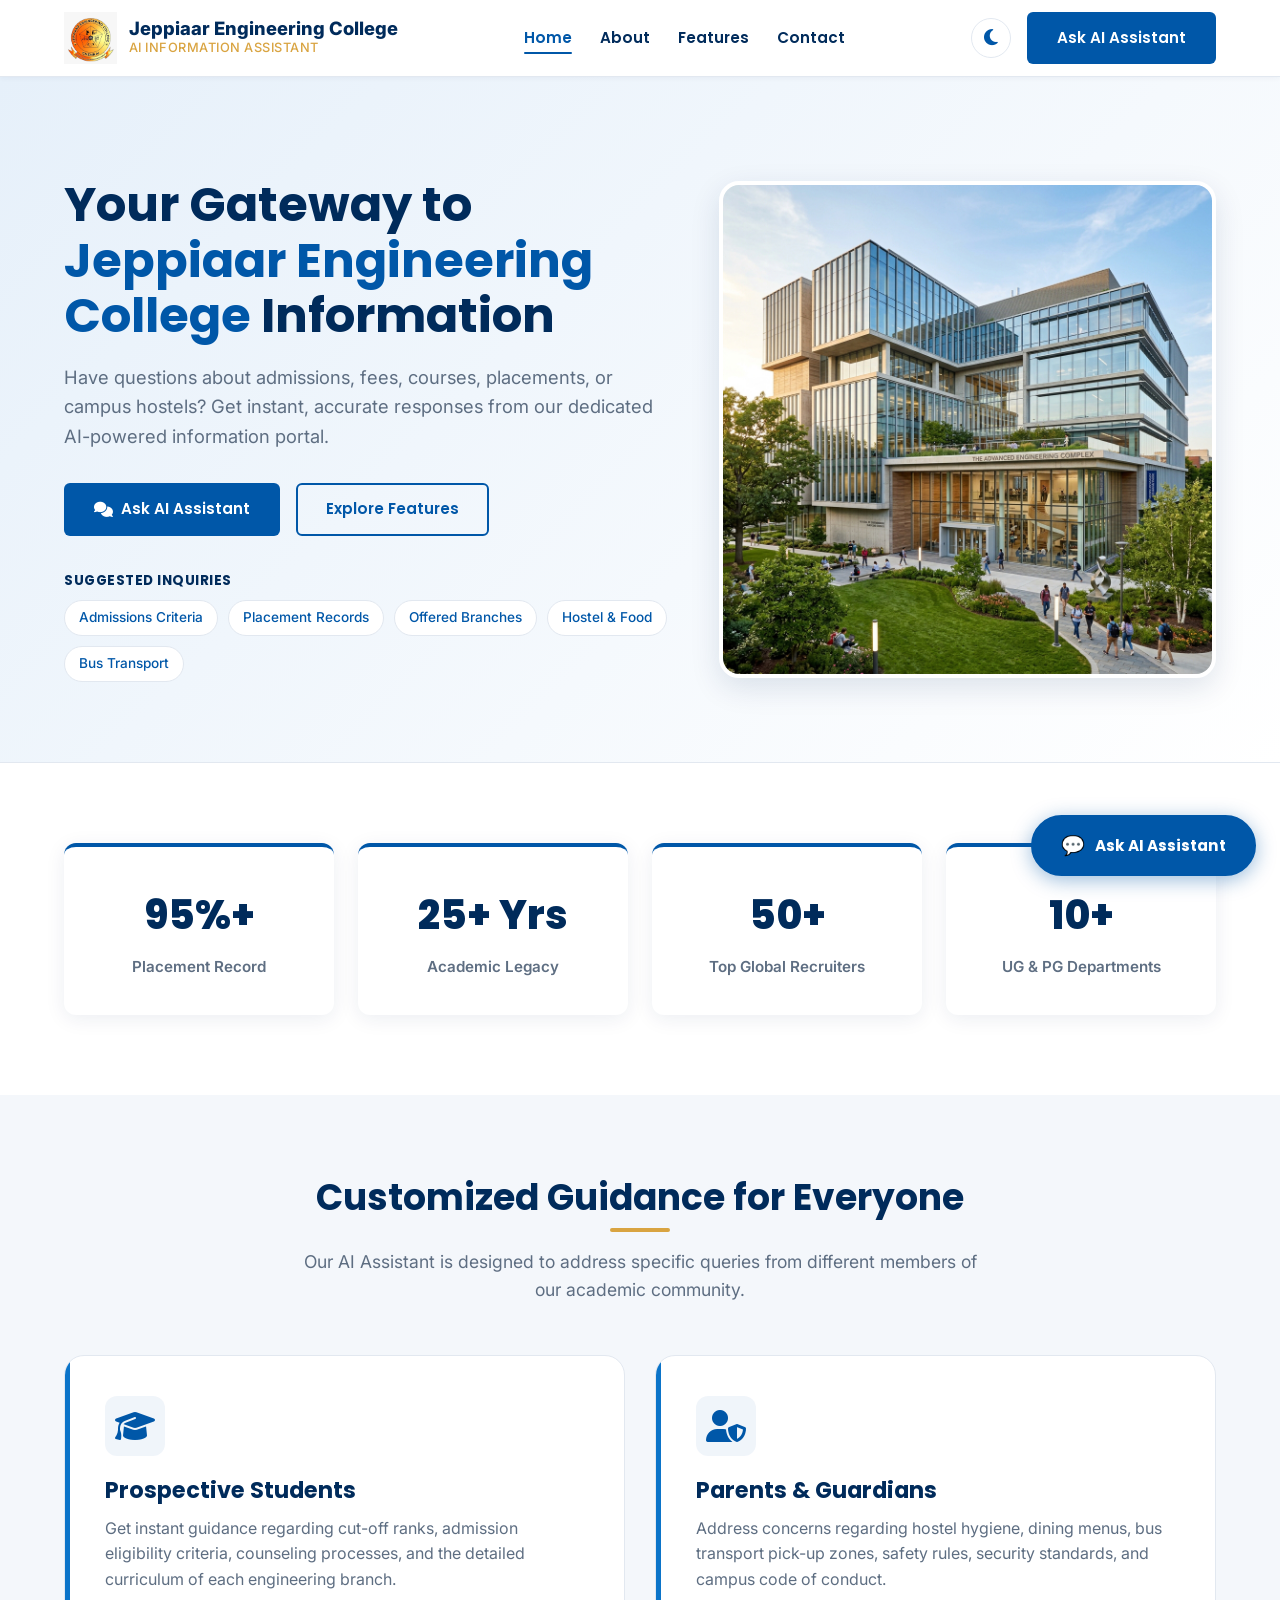
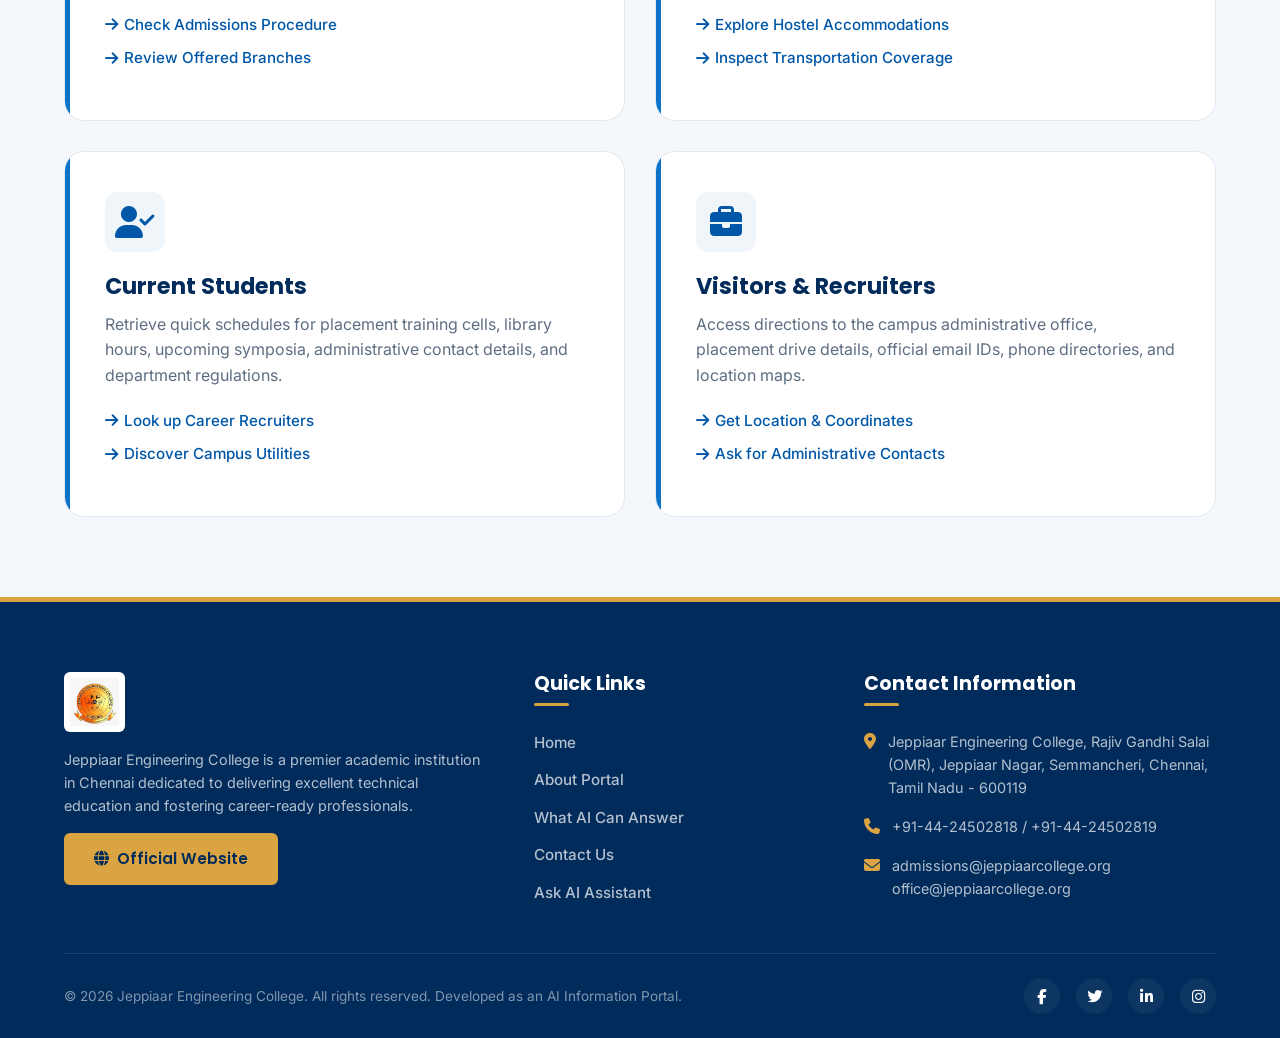
<file: index.html>
<!DOCTYPE html>
<html lang="en">
<head>
    <meta charset="UTF-8">
    <meta name="viewport" content="width=device-width, initial-scale=1.0">
    <meta name="description" content="Official AI-powered Information Assistant for Jeppiaar Engineering College. Get instant answers regarding admissions, courses, placement statistics, hostel facilities, and transport.">
    <title>Home | Jeppiaar Engineering College AI Information Assistant</title>
    
    <!-- Stylesheets -->
    <link rel="stylesheet" href="style.css">
    
    <!-- FontAwesome Icons -->
    <link rel="stylesheet" href="https://cdnjs.cloudflare.com/ajax/libs/font-awesome/6.4.0/css/all.min.css">
</head>
<body>

    <!-- Sticky Header -->
    <header class="header">
        <div class="container">
            <nav class="navbar" id="navbar">
                <a href="index.html" class="brand">
                    <img src="jpr-logo.png" alt="Jeppiaar Engineering College Logo" class="college-logo">
                    <div class="brand-text">
                        <span class="brand-name">Jeppiaar Engineering College</span>
                        <span class="brand-subtitle">AI Information Assistant</span>
                    </div>
                </a>
                
                <ul class="nav-menu" id="nav-menu">
                    <li><a href="index.html" class="nav-link active">Home</a></li>
                    <li><a href="about.html" class="nav-link">About</a></li>
                    <li><a href="features.html" class="nav-link">Features</a></li>
                    <li><a href="contact.html" class="nav-link">Contact</a></li>
                    <!-- Mobile CTA inside Menu -->
                    <li class="nav-actions-mobile" style="display: none;">
                        <a href="chat.html" class="btn btn-primary">Ask AI Assistant</a>
                    </li>
                </ul>

                <!-- Theme Toggle & CTA actions -->
                <div style="display: flex; align-items: center; gap: 16px;">
                    <button id="theme-toggle" class="theme-toggle-btn" aria-label="Toggle Theme">
                        <i class="fa-solid fa-moon"></i>
                    </button>
                    <div class="nav-actions">
                        <a href="chat.html" class="btn btn-primary">Ask AI Assistant</a>
                    </div>
                    <button class="mobile-toggle" aria-label="Toggle Navigation">
                        <span></span>
                        <span></span>
                        <span></span>
                    </button>
                </div>
            </nav>
        </div>
    </header>

    <!-- Main Content -->
    <main>
        
        <!-- Hero Section -->
        <section class="hero">
            <div class="container">
                <div class="hero-grid">
                    <div class="hero-content">
                        <h1>Your Gateway to <span>Jeppiaar Engineering College</span> Information</h1>
                        <p>Have questions about admissions, fees, courses, placements, or campus hostels? Get instant, accurate responses from our dedicated AI-powered information portal.</p>
                        <div class="hero-ctas">
                            <a href="chat.html" class="btn btn-primary"><i class="fa-solid fa-comments" style="margin-right: 8px;"></i>Ask AI Assistant</a>
                            <a href="features.html" class="btn btn-secondary">Explore Features</a>
                        </div>
                        <div class="hero-chips-container">
                            <h3 class="hero-chips-title">Suggested Inquiries</h3>
                            <div class="hero-chips">
                                <a href="chat.html?q=admissions" class="chip" data-query="How do I apply for admissions?">Admissions Criteria</a>
                                <a href="chat.html?q=placements" class="chip" data-query="Tell me about placement cell records">Placement Records</a>
                                <a href="chat.html?q=courses" class="chip" data-query="What engineering courses are offered?">Offered Branches</a>
                                <a href="chat.html?q=hostel" class="chip" data-query="What are the hostel details and food menus?">Hostel & Food</a>
                                <a href="chat.html?q=transport" class="chip" data-query="Show me the college bus routes">Bus Transport</a>
                            </div>
                        </div>
                    </div>
                    <div class="hero-image-container">
                        <img src="campus_hero.png" alt="Jeppiaar Engineering College Campus and Facilities">
                    </div>
                </div>
            </div>
        </section>

        <!-- Stats Section -->
        <section class="section section-bg-white">
            <div class="container">
                <div class="stats-grid">
                    <div class="stat-card">
                        <div class="stat-number">95%+</div>
                        <div class="stat-label">Placement Record</div>
                    </div>
                    <div class="stat-card">
                        <div class="stat-number">25+ Yrs</div>
                        <div class="stat-label">Academic Legacy</div>
                    </div>
                    <div class="stat-card">
                        <div class="stat-number">50+</div>
                        <div class="stat-label">Top Global Recruiters</div>
                    </div>
                    <div class="stat-card">
                        <div class="stat-number">10+</div>
                        <div class="stat-label">UG & PG Departments</div>
                    </div>
                </div>
            </div>
        </section>

        <!-- Target Audience Section -->
        <section class="section">
            <div class="container">
                <div class="section-header">
                    <h2>Customized Guidance for Everyone</h2>
                    <p>Our AI Assistant is designed to address specific queries from different members of our academic community.</p>
                </div>
                <div class="audience-grid">
                    <div class="audience-card">
                        <div class="audience-icon">
                            <i class="fa-solid fa-graduation-cap"></i>
                        </div>
                        <h3>Prospective Students</h3>
                        <p>Get instant guidance regarding cut-off ranks, admission eligibility criteria, counseling processes, and the detailed curriculum of each engineering branch.</p>
                        <ul class="audience-links">
                            <li><a href="chat.html?q=admissions"><i class="fa-solid fa-arrow-right"></i> Check Admissions Procedure</a></li>
                            <li><a href="chat.html?q=courses"><i class="fa-solid fa-arrow-right"></i> Review Offered Branches</a></li>
                        </ul>
                    </div>
                    <div class="audience-card">
                        <div class="audience-icon">
                            <i class="fa-solid fa-user-shield"></i>
                        </div>
                        <h3>Parents & Guardians</h3>
                        <p>Address concerns regarding hostel hygiene, dining menus, bus transport pick-up zones, safety rules, security standards, and campus code of conduct.</p>
                        <ul class="audience-links">
                            <li><a href="chat.html?q=hostel"><i class="fa-solid fa-arrow-right"></i> Explore Hostel Accommodations</a></li>
                            <li><a href="chat.html?q=transport"><i class="fa-solid fa-arrow-right"></i> Inspect Transportation Coverage</a></li>
                        </ul>
                    </div>
                    <div class="audience-card">
                        <div class="audience-icon">
                            <i class="fa-solid fa-user-check"></i>
                        </div>
                        <h3>Current Students</h3>
                        <p>Retrieve quick schedules for placement training cells, library hours, upcoming symposia, administrative contact details, and department regulations.</p>
                        <ul class="audience-links">
                            <li><a href="chat.html?q=placements"><i class="fa-solid fa-arrow-right"></i> Look up Career Recruiters</a></li>
                            <li><a href="features.html"><i class="fa-solid fa-arrow-right"></i> Discover Campus Utilities</a></li>
                        </ul>
                    </div>
                    <div class="audience-card">
                        <div class="audience-icon">
                            <i class="fa-solid fa-briefcase"></i>
                        </div>
                        <h3>Visitors & Recruiters</h3>
                        <p>Access directions to the campus administrative office, placement drive details, official email IDs, phone directories, and location maps.</p>
                        <ul class="audience-links">
                            <li><a href="contact.html"><i class="fa-solid fa-arrow-right"></i> Get Location & Coordinates</a></li>
                            <li><a href="chat.html?q=contact"><i class="fa-solid fa-arrow-right"></i> Ask for Administrative Contacts</a></li>
                        </ul>
                    </div>
                </div>
            </div>
        </section>

    </main>

    <!-- Footer -->
    <footer class="footer">
        <div class="container">
            <div class="footer-grid">
                <!-- Col 1: Logo & Info -->
                <div class="footer-col footer-about">
                    <img src="jpr-logo.png" alt="Jeppiaar Engineering College Logo" class="college-logo">
                    <p>Jeppiaar Engineering College is a premier academic institution in Chennai dedicated to delivering excellent technical education and fostering career-ready professionals.</p>
                    <a href="https://jeppiaarcollege.org/" target="_blank" class="btn btn-gold" style="align-self: flex-start;"><i class="fa-solid fa-globe" style="margin-right: 8px;"></i>Official Website</a>
                </div>
                
                <!-- Col 2: Quick Links -->
                <div class="footer-col">
                    <h3>Quick Links</h3>
                    <ul class="footer-links-list">
                        <li><a href="index.html">Home</a></li>
                        <li><a href="about.html">About Portal</a></li>
                        <li><a href="features.html">What AI Can Answer</a></li>
                        <li><a href="contact.html">Contact Us</a></li>
                        <li><a href="chat.html">Ask AI Assistant</a></li>
                    </ul>
                </div>
                
                <!-- Col 3: Contact Details -->
                <div class="footer-col">
                    <h3>Contact Information</h3>
                    <ul class="footer-contact-details">
                        <li>
                            <i class="fa-solid fa-location-dot"></i>
                            <p>Jeppiaar Engineering College, Rajiv Gandhi Salai (OMR), Jeppiaar Nagar, Semmancheri, Chennai, Tamil Nadu - 600119</p>
                        </li>
                        <li>
                            <i class="fa-solid fa-phone"></i>
                            <p>+91-44-24502818 / +91-44-24502819</p>
                        </li>
                        <li>
                            <i class="fa-solid fa-envelope"></i>
                            <p>admissions@jeppiaarcollege.org<br>office@jeppiaarcollege.org</p>
                        </li>
                    </ul>
                </div>
            </div>

            <!-- Footer Bottom -->
            <div class="footer-bottom">
                <p>&copy; 2026 Jeppiaar Engineering College. All rights reserved. Developed as an AI Information Portal.</p>
                <div class="footer-socials">
                    <a href="#" class="social-icon" aria-label="Facebook"><i class="fa-brands fa-facebook-f"></i></a>
                    <a href="#" class="social-icon" aria-label="Twitter"><i class="fa-brands fa-twitter"></i></a>
                    <a href="#" class="social-icon" aria-label="LinkedIn"><i class="fa-brands fa-linkedin-in"></i></a>
                    <a href="#" class="social-icon" aria-label="Instagram"><i class="fa-brands fa-instagram"></i></a>
                </div>
            </div>
        </div>
    </footer>

    <!-- Floating AI Button -->
    <button id="floating-ai-button" class="floating-ai-button" aria-label="Ask AI Assistant">
        <span class="ai-button-icon">💬</span>
        <span class="ai-button-label">Ask AI Assistant</span>
    </button>

    <!-- Scripts -->
    <script src="app.js"></script>
</body>
</html>
</file>
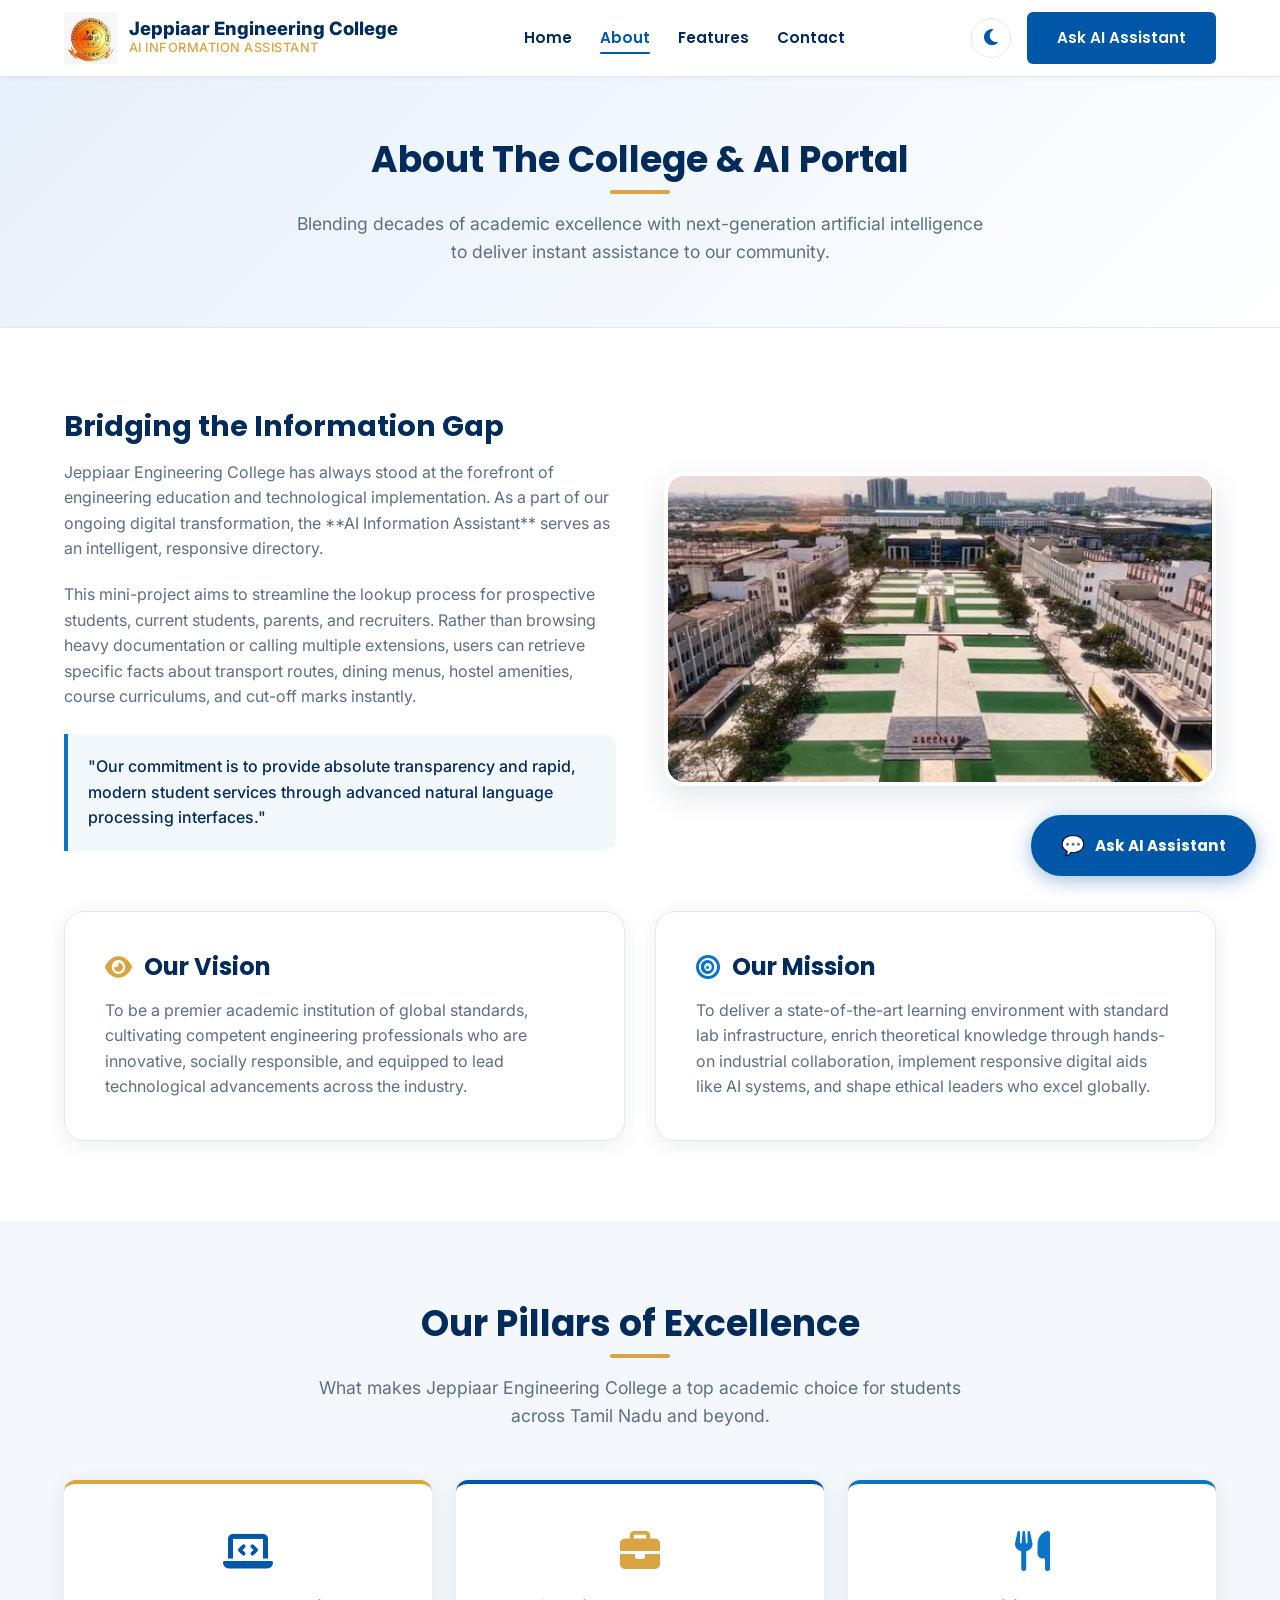
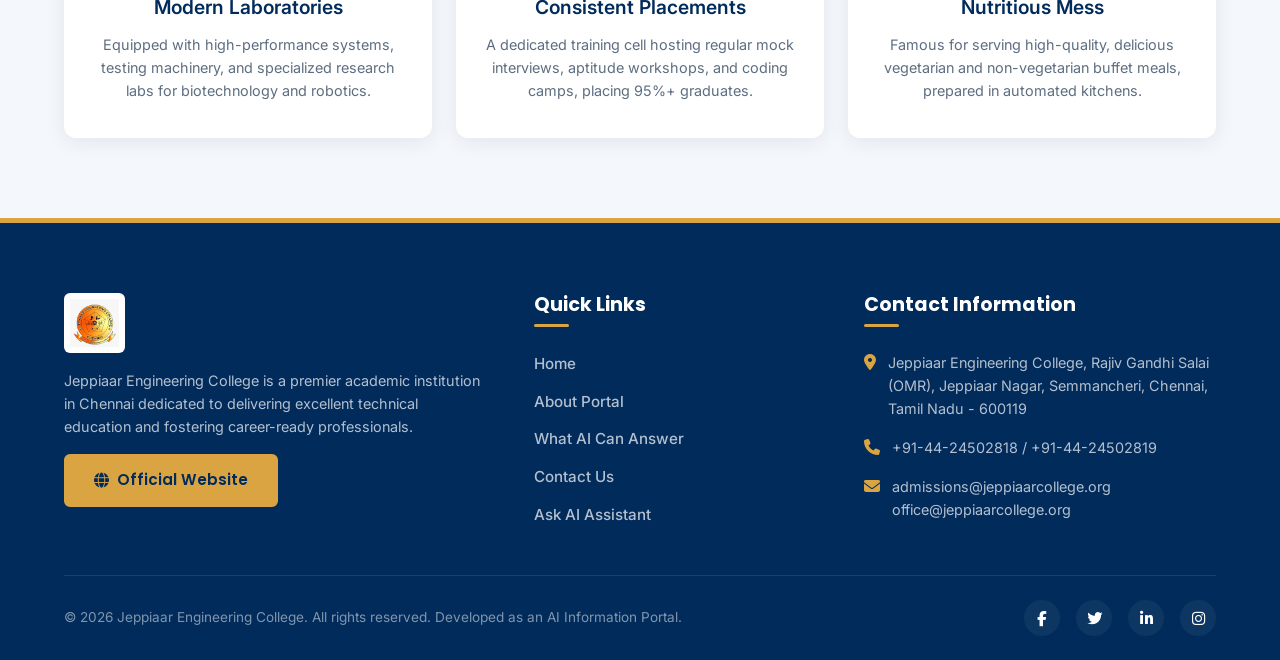
<file: about.html>
<!DOCTYPE html>
<html lang="en">
<head>
    <meta charset="UTF-8">
    <meta name="viewport" content="width=device-width, initial-scale=1.0">
    <meta name="description" content="Learn about the Jeppiaar Engineering College AI Information Assistant. Discover our academic legacy, vision, mission, and the purpose of this AI-powered information portal.">
    <title>About Us | Jeppiaar Engineering College AI Information Assistant</title>
    
    <!-- Stylesheets -->
    <link rel="stylesheet" href="style.css">
    
    <!-- FontAwesome Icons -->
    <link rel="stylesheet" href="https://cdnjs.cloudflare.com/ajax/libs/font-awesome/6.4.0/css/all.min.css">
</head>
<body>

    <!-- Sticky Header -->
    <header class="header">
        <div class="container">
            <nav class="navbar" id="navbar">
                <a href="index.html" class="brand">
                    <img src="jpr-logo.png" alt="Jeppiaar Engineering College Logo" class="college-logo">
                    <div class="brand-text">
                        <span class="brand-name">Jeppiaar Engineering College</span>
                        <span class="brand-subtitle">AI Information Assistant</span>
                    </div>
                </a>
                
                <ul class="nav-menu" id="nav-menu">
                    <li><a href="index.html" class="nav-link">Home</a></li>
                    <li><a href="about.html" class="nav-link active">About</a></li>
                    <li><a href="features.html" class="nav-link">Features</a></li>
                    <li><a href="contact.html" class="nav-link">Contact</a></li>
                    <!-- Mobile CTA inside Menu -->
                    <li class="nav-actions-mobile" style="display: none;">
                        <a href="chat.html" class="btn btn-primary">Ask AI Assistant</a>
                    </li>
                </ul>

                <!-- Theme Toggle & CTA actions -->
                <div style="display: flex; align-items: center; gap: 16px;">
                    <button id="theme-toggle" class="theme-toggle-btn" aria-label="Toggle Theme">
                        <i class="fa-solid fa-moon"></i>
                    </button>
                    <div class="nav-actions">
                        <a href="chat.html" class="btn btn-primary">Ask AI Assistant</a>
                    </div>
                    <button class="mobile-toggle" aria-label="Toggle Navigation">
                        <span></span>
                        <span></span>
                        <span></span>
                    </button>
                </div>
            </nav>
        </div>
    </header>

    <!-- Main Content -->
    <main>
        
        <!-- About Hero Section -->
        <section class="hero" style="padding: 60px 0;">
            <div class="container">
                <div class="section-header" style="margin-bottom: 0;">
                    <h2>About The College & AI Portal</h2>
                    <p>Blending decades of academic excellence with next-generation artificial intelligence to deliver instant assistance to our community.</p>
                </div>
            </div>
        </section>

        <!-- Intro Section -->
        <section class="section section-bg-white">
            <div class="container">
                <div class="about-intro-grid">
                    <div class="about-text">
                        <h3>Bridging the Information Gap</h3>
                        <p>Jeppiaar Engineering College has always stood at the forefront of engineering education and technological implementation. As a part of our ongoing digital transformation, the **AI Information Assistant** serves as an intelligent, responsive directory.</p>
                        <p>This mini-project aims to streamline the lookup process for prospective students, current students, parents, and recruiters. Rather than browsing heavy documentation or calling multiple extensions, users can retrieve specific facts about transport routes, dining menus, hostel amenities, course curriculums, and cut-off marks instantly.</p>
                        <div class="about-highlight-box">
                            <p>"Our commitment is to provide absolute transparency and rapid, modern student services through advanced natural language processing interfaces."</p>
                        </div>
                    </div>
                    <div class="hero-image-container">
                        <img src="campus_academics.png" alt="Students studying at the Jeppiaar central library">
                    </div>
                </div>

                <!-- Vision & Mission -->
                <div class="vision-mission-grid">
                    <div class="vision-card">
                        <h3><i class="fa-solid fa-eye"></i>Our Vision</h3>
                        <p>To be a premier academic institution of global standards, cultivating competent engineering professionals who are innovative, socially responsible, and equipped to lead technological advancements across the industry.</p>
                    </div>
                    <div class="mission-card">
                        <h3><i class="fa-solid fa-bullseye"></i>Our Mission</h3>
                        <p>To deliver a state-of-the-art learning environment with standard lab infrastructure, enrich theoretical knowledge through hands-on industrial collaboration, implement responsive digital aids like AI systems, and shape ethical leaders who excel globally.</p>
                    </div>
                </div>
            </div>
        </section>

        <!-- Pillars of Excellence Section -->
        <section class="section">
            <div class="container">
                <div class="section-header">
                    <h2>Our Pillars of Excellence</h2>
                    <p>What makes Jeppiaar Engineering College a top academic choice for students across Tamil Nadu and beyond.</p>
                </div>
                <div class="stats-grid" style="grid-template-columns: repeat(3, 1fr);">
                    <div class="stat-card" style="border-top-color: var(--color-accent-gold);">
                        <div class="stat-number"><i class="fa-solid fa-laptop-code" style="color: var(--color-royal);"></i></div>
                        <div class="stat-label" style="font-size: 1.2rem; color: var(--color-primary); margin-top: 8px;">Modern Laboratories</div>
                        <p style="color: var(--color-text-muted); font-size: 0.9rem; margin-top: 10px;">Equipped with high-performance systems, testing machinery, and specialized research labs for biotechnology and robotics.</p>
                    </div>
                    <div class="stat-card" style="border-top-color: var(--color-royal);">
                        <div class="stat-number"><i class="fa-solid fa-briefcase" style="color: var(--color-accent-gold);"></i></div>
                        <div class="stat-label" style="font-size: 1.2rem; color: var(--color-primary); margin-top: 8px;">Consistent Placements</div>
                        <p style="color: var(--color-text-muted); font-size: 0.9rem; margin-top: 10px;">A dedicated training cell hosting regular mock interviews, aptitude workshops, and coding camps, placing 95%+ graduates.</p>
                    </div>
                    <div class="stat-card" style="border-top-color: var(--color-academic);">
                        <div class="stat-number"><i class="fa-solid fa-utensils" style="color: var(--color-academic);"></i></div>
                        <div class="stat-label" style="font-size: 1.2rem; color: var(--color-primary); margin-top: 8px;">Nutritious Mess</div>
                        <p style="color: var(--color-text-muted); font-size: 0.9rem; margin-top: 10px;">Famous for serving high-quality, delicious vegetarian and non-vegetarian buffet meals, prepared in automated kitchens.</p>
                    </div>
                </div>
            </div>
        </section>

    </main>

    <!-- Footer -->
    <footer class="footer">
        <div class="container">
            <div class="footer-grid">
                <!-- Col 1: Logo & Info -->
                <div class="footer-col footer-about">
                    <img src="jpr-logo.png" alt="Jeppiaar Engineering College Logo" class="college-logo">
                    <p>Jeppiaar Engineering College is a premier academic institution in Chennai dedicated to delivering excellent technical education and fostering career-ready professionals.</p>
                    <a href="https://jeppiaarcollege.org/" target="_blank" class="btn btn-gold" style="align-self: flex-start;"><i class="fa-solid fa-globe" style="margin-right: 8px;"></i>Official Website</a>
                </div>
                
                <!-- Col 2: Quick Links -->
                <div class="footer-col">
                    <h3>Quick Links</h3>
                    <ul class="footer-links-list">
                        <li><a href="index.html">Home</a></li>
                        <li><a href="about.html">About Portal</a></li>
                        <li><a href="features.html">What AI Can Answer</a></li>
                        <li><a href="contact.html">Contact Us</a></li>
                        <li><a href="chat.html">Ask AI Assistant</a></li>
                    </ul>
                </div>
                
                <!-- Col 3: Contact Details -->
                <div class="footer-col">
                    <h3>Contact Information</h3>
                    <ul class="footer-contact-details">
                        <li>
                            <i class="fa-solid fa-location-dot"></i>
                            <p>Jeppiaar Engineering College, Rajiv Gandhi Salai (OMR), Jeppiaar Nagar, Semmancheri, Chennai, Tamil Nadu - 600119</p>
                        </li>
                        <li>
                            <i class="fa-solid fa-phone"></i>
                            <p>+91-44-24502818 / +91-44-24502819</p>
                        </li>
                        <li>
                            <i class="fa-solid fa-envelope"></i>
                            <p>admissions@jeppiaarcollege.org<br>office@jeppiaarcollege.org</p>
                        </li>
                    </ul>
                </div>
            </div>

            <!-- Footer Bottom -->
            <div class="footer-bottom">
                <p>&copy; 2026 Jeppiaar Engineering College. All rights reserved. Developed as an AI Information Portal.</p>
                <div class="footer-socials">
                    <a href="#" class="social-icon" aria-label="Facebook"><i class="fa-brands fa-facebook-f"></i></a>
                    <a href="#" class="social-icon" aria-label="Twitter"><i class="fa-brands fa-twitter"></i></a>
                    <a href="#" class="social-icon" aria-label="LinkedIn"><i class="fa-brands fa-linkedin-in"></i></a>
                    <a href="#" class="social-icon" aria-label="Instagram"><i class="fa-brands fa-instagram"></i></a>
                </div>
            </div>
        </div>
    </footer>

    <!-- Floating AI Button -->
    <button id="floating-ai-button" class="floating-ai-button" aria-label="Ask AI Assistant">
        <span class="ai-button-icon">💬</span>
        <span class="ai-button-label">Ask AI Assistant</span>
    </button>

    <!-- Scripts -->
    <script src="app.js"></script>
</body>
</html>
</file>
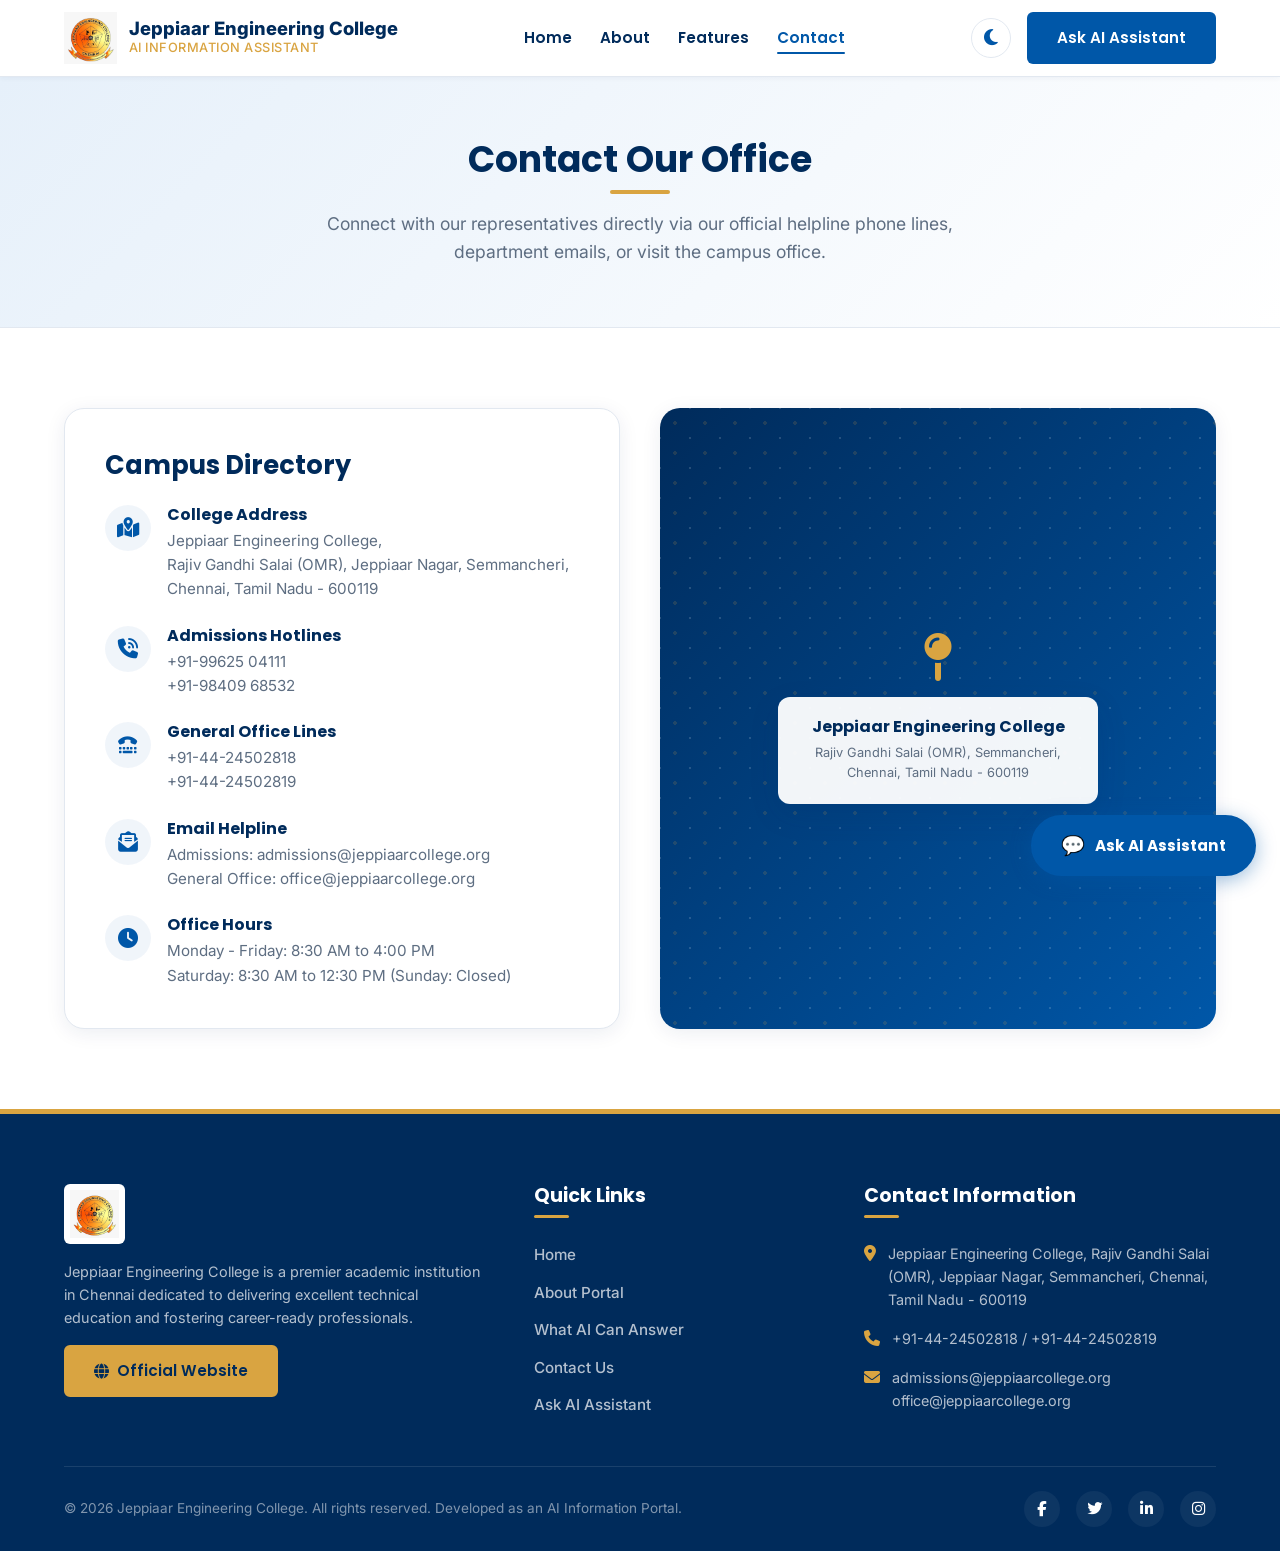
<file: contact.html>
<!DOCTYPE html>
<html lang="en">
<head>
    <meta charset="UTF-8">
    <meta name="viewport" content="width=device-width, initial-scale=1.0">
    <meta name="description" content="Get in touch with Jeppiaar Engineering College. Access our phone directory, official emails, physical address, and contact our admissions team.">
    <title>Contact Us | Jeppiaar Engineering College AI Information Assistant</title>
    
    <!-- Stylesheets -->
    <link rel="stylesheet" href="style.css">
    
    <!-- FontAwesome Icons -->
    <link rel="stylesheet" href="https://cdnjs.cloudflare.com/ajax/libs/font-awesome/6.4.0/css/all.min.css">
</head>
<body>

    <!-- Sticky Header -->
    <header class="header">
        <div class="container">
            <nav class="navbar" id="navbar">
                <a href="index.html" class="brand">
                    <img src="jpr-logo.png" alt="Jeppiaar Engineering College Logo" class="college-logo">
                    <div class="brand-text">
                        <span class="brand-name">Jeppiaar Engineering College</span>
                        <span class="brand-subtitle">AI Information Assistant</span>
                    </div>
                </a>
                
                <ul class="nav-menu" id="nav-menu">
                    <li><a href="index.html" class="nav-link">Home</a></li>
                    <li><a href="about.html" class="nav-link">About</a></li>
                    <li><a href="features.html" class="nav-link">Features</a></li>
                    <li><a href="contact.html" class="nav-link active">Contact</a></li>
                    <!-- Mobile CTA inside Menu -->
                    <li class="nav-actions-mobile" style="display: none;">
                        <a href="chat.html" class="btn btn-primary">Ask AI Assistant</a>
                    </li>
                </ul>

                <!-- Theme Toggle & CTA actions -->
                <div style="display: flex; align-items: center; gap: 16px;">
                    <button id="theme-toggle" class="theme-toggle-btn" aria-label="Toggle Theme">
                        <i class="fa-solid fa-moon"></i>
                    </button>
                    <div class="nav-actions">
                        <a href="chat.html" class="btn btn-primary">Ask AI Assistant</a>
                    </div>
                    <button class="mobile-toggle" aria-label="Toggle Navigation">
                        <span></span>
                        <span></span>
                        <span></span>
                    </button>
                </div>
            </nav>
        </div>
    </header>

    <!-- Main Content -->
    <main>
        
        <!-- Contact Hero Section -->
        <section class="hero" style="padding: 60px 0;">
            <div class="container">
                <div class="section-header" style="margin-bottom: 0;">
                    <h2>Contact Our Office</h2>
                    <p>Connect with our representatives directly via our official helpline phone lines, department emails, or visit the campus office.</p>
                </div>
            </div>
        </section>

        <!-- Contact Section -->
        <section class="section section-bg-white">
            <div class="container">
                <div class="contact-grid">
                    
                    <!-- Left: Contact info directory -->
                    <div class="contact-info-card">
                        <h3>Campus Directory</h3>
                        
                        <div class="contact-methods">
                            
                            <!-- Address -->
                            <div class="contact-method">
                                <div class="contact-icon"><i class="fa-solid fa-map-location-dot"></i></div>
                                <div class="contact-text">
                                    <h4>College Address</h4>
                                    <p>Jeppiaar Engineering College,<br>Rajiv Gandhi Salai (OMR), Jeppiaar Nagar, Semmancheri, Chennai, Tamil Nadu - 600119</p>
                                </div>
                            </div>
                            
                            <!-- Phone -->
                            <div class="contact-method">
                                <div class="contact-icon"><i class="fa-solid fa-phone-volume"></i></div>
                                <div class="contact-text">
                                    <h4>Admissions Hotlines</h4>
                                    <p><a href="tel:+919962504111">+91-99625 04111</a><br><a href="tel:+919840968532">+91-98409 68532</a></p>
                                </div>
                            </div>

                            <!-- Phone 2 -->
                            <div class="contact-method">
                                <div class="contact-icon"><i class="fa-solid fa-tty"></i></div>
                                <div class="contact-text">
                                    <h4>General Office Lines</h4>
                                    <p>+91-44-24502818<br>+91-44-24502819</p>
                                </div>
                            </div>
                            
                            <!-- Email -->
                            <div class="contact-method">
                                <div class="contact-icon"><i class="fa-solid fa-envelope-open-text"></i></div>
                                <div class="contact-text">
                                    <h4>Email Helpline</h4>
                                    <p>
                                        Admissions: <a href="mailto:admissions@jeppiaarcollege.org">admissions@jeppiaarcollege.org</a><br>
                                        General Office: <a href="mailto:office@jeppiaarcollege.org">office@jeppiaarcollege.org</a>
                                    </p>
                                </div>
                            </div>

                            <!-- Office Hours -->
                            <div class="contact-method">
                                <div class="contact-icon"><i class="fa-solid fa-clock"></i></div>
                                <div class="contact-text">
                                    <h4>Office Hours</h4>
                                    <p>Monday - Friday: 8:30 AM to 4:00 PM<br>Saturday: 8:30 AM to 12:30 PM (Sunday: Closed)</p>
                                </div>
                            </div>

                        </div>
                    </div>

                    <!-- Right: Custom styled Map Layout -->
                    <div class="map-placeholder">
                        <div class="map-bg-graphics"></div>
                        <div class="map-marker-pin">
                            <i class="fa-solid fa-map-pin"></i>
                            <div class="map-card">
                                <h4>Jeppiaar Engineering College</h4>
                                <p>Rajiv Gandhi Salai (OMR), Semmancheri, Chennai, Tamil Nadu - 600119</p>
                            </div>
                        </div>
                    </div>

                </div>
            </div>
        </section>

    </main>

    <!-- Footer -->
    <footer class="footer">
        <div class="container">
            <div class="footer-grid">
                <!-- Col 1: Logo & Info -->
                <div class="footer-col footer-about">
                    <img src="jpr-logo.png" alt="Jeppiaar Engineering College Logo" class="college-logo">
                    <p>Jeppiaar Engineering College is a premier academic institution in Chennai dedicated to delivering excellent technical education and fostering career-ready professionals.</p>
                    <a href="https://jeppiaarcollege.org/" target="_blank" class="btn btn-gold" style="align-self: flex-start;"><i class="fa-solid fa-globe" style="margin-right: 8px;"></i>Official Website</a>
                </div>
                
                <!-- Col 2: Quick Links -->
                <div class="footer-col">
                    <h3>Quick Links</h3>
                    <ul class="footer-links-list">
                        <li><a href="index.html">Home</a></li>
                        <li><a href="about.html">About Portal</a></li>
                        <li><a href="features.html">What AI Can Answer</a></li>
                        <li><a href="contact.html">Contact Us</a></li>
                        <li><a href="chat.html">Ask AI Assistant</a></li>
                    </ul>
                </div>
                
                <!-- Col 3: Contact Details -->
                <div class="footer-col">
                    <h3>Contact Information</h3>
                    <ul class="footer-contact-details">
                        <li>
                            <i class="fa-solid fa-location-dot"></i>
                            <p>Jeppiaar Engineering College, Rajiv Gandhi Salai (OMR), Jeppiaar Nagar, Semmancheri, Chennai, Tamil Nadu - 600119</p>
                        </li>
                        <li>
                            <i class="fa-solid fa-phone"></i>
                            <p>+91-44-24502818 / +91-44-24502819</p>
                        </li>
                        <li>
                            <i class="fa-solid fa-envelope"></i>
                            <p>admissions@jeppiaarcollege.org<br>office@jeppiaarcollege.org</p>
                        </li>
                    </ul>
                </div>
            </div>

            <!-- Footer Bottom -->
            <div class="footer-bottom">
                <p>&copy; 2026 Jeppiaar Engineering College. All rights reserved. Developed as an AI Information Portal.</p>
                <div class="footer-socials">
                    <a href="#" class="social-icon" aria-label="Facebook"><i class="fa-brands fa-facebook-f"></i></a>
                    <a href="#" class="social-icon" aria-label="Twitter"><i class="fa-brands fa-twitter"></i></a>
                    <a href="#" class="social-icon" aria-label="LinkedIn"><i class="fa-brands fa-linkedin-in"></i></a>
                    <a href="#" class="social-icon" aria-label="Instagram"><i class="fa-brands fa-instagram"></i></a>
                </div>
            </div>
        </div>
    </footer>

    <!-- Floating AI Button -->
    <button id="floating-ai-button" class="floating-ai-button" aria-label="Ask AI Assistant">
        <span class="ai-button-icon">💬</span>
        <span class="ai-button-label">Ask AI Assistant</span>
    </button>

    <!-- Scripts -->
    <script src="app.js"></script>
</body>
</html>
</file>
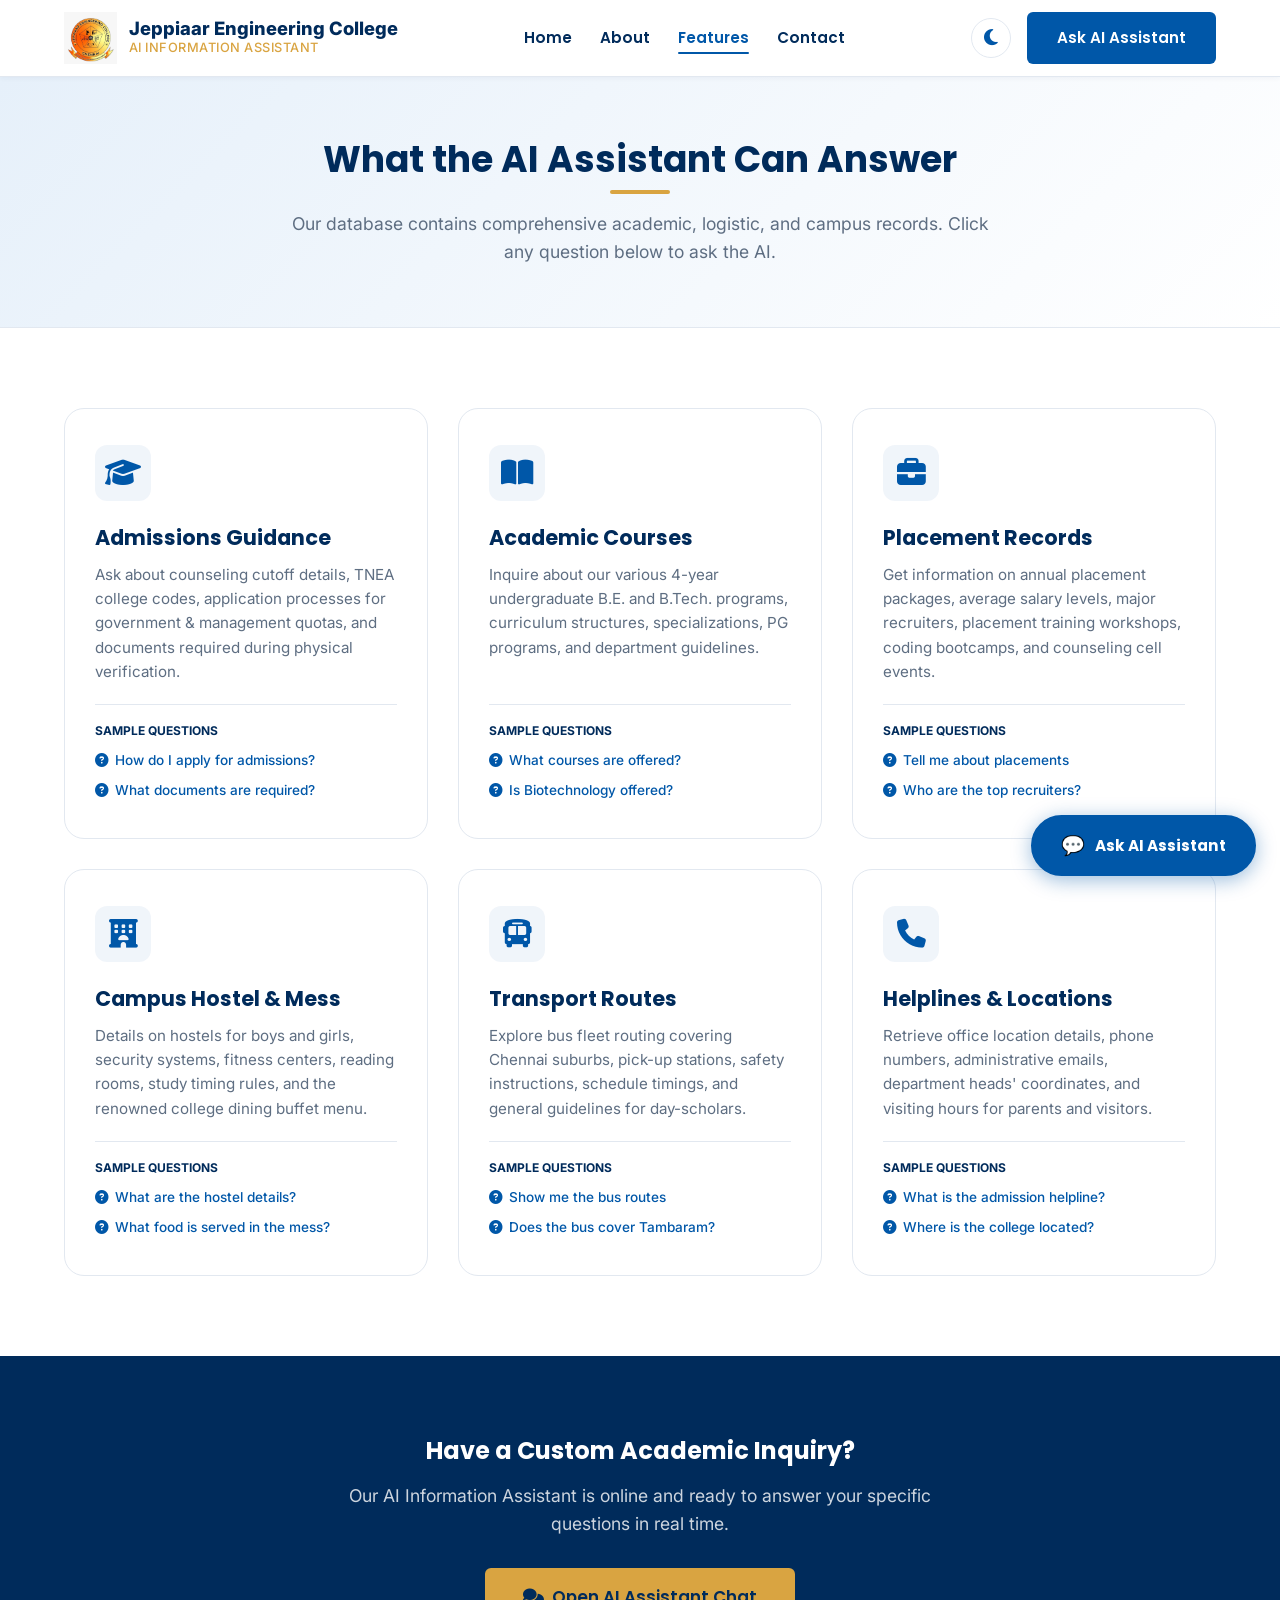
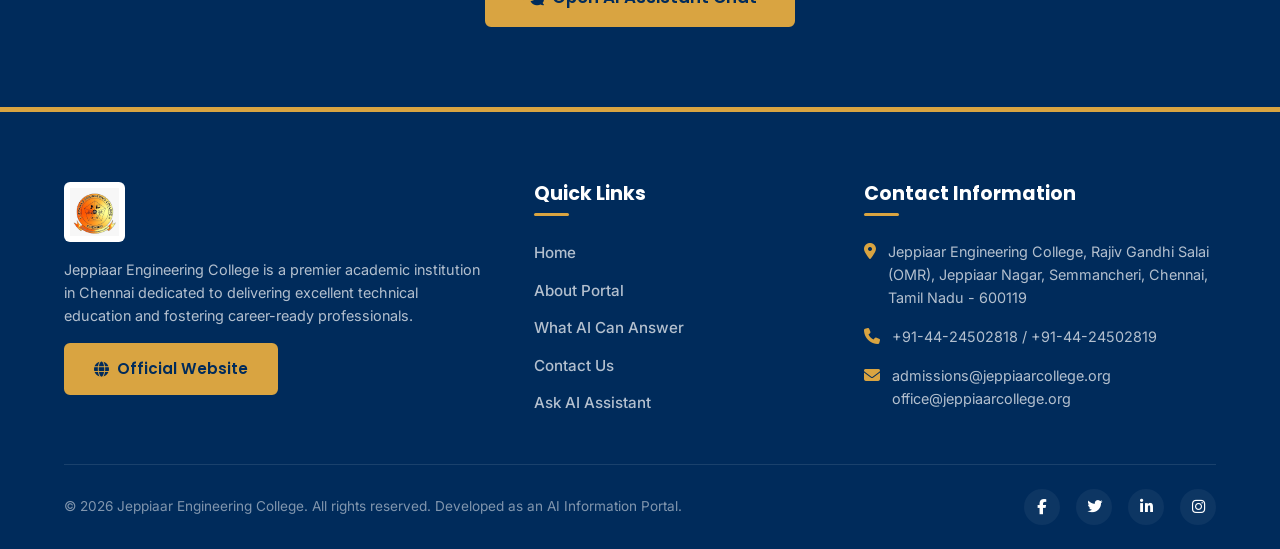
<file: features.html>
<!DOCTYPE html>
<html lang="en">
<head>
    <meta charset="UTF-8">
    <meta name="viewport" content="width=device-width, initial-scale=1.0">
    <meta name="description" content="Discover the capabilities of the Jeppiaar Engineering College AI Information Assistant. Learn what topics and questions the assistant can answer regarding admissions, placements, and campus amenities.">
    <title>Features | Jeppiaar Engineering College AI Information Assistant</title>
    
    <!-- Stylesheets -->
    <link rel="stylesheet" href="style.css">
    
    <!-- FontAwesome Icons -->
    <link rel="stylesheet" href="https://cdnjs.cloudflare.com/ajax/libs/font-awesome/6.4.0/css/all.min.css">
</head>
<body>

    <!-- Sticky Header -->
    <header class="header">
        <div class="container">
            <nav class="navbar" id="navbar">
                <a href="index.html" class="brand">
                    <img src="jpr-logo.png" alt="Jeppiaar Engineering College Logo" class="college-logo">
                    <div class="brand-text">
                        <span class="brand-name">Jeppiaar Engineering College</span>
                        <span class="brand-subtitle">AI Information Assistant</span>
                    </div>
                </a>
                
                <ul class="nav-menu" id="nav-menu">
                    <li><a href="index.html" class="nav-link">Home</a></li>
                    <li><a href="about.html" class="nav-link">About</a></li>
                    <li><a href="features.html" class="nav-link active">Features</a></li>
                    <li><a href="contact.html" class="nav-link">Contact</a></li>
                    <!-- Mobile CTA inside Menu -->
                    <li class="nav-actions-mobile" style="display: none;">
                        <a href="chat.html" class="btn btn-primary">Ask AI Assistant</a>
                    </li>
                </ul>

                <!-- Theme Toggle & CTA actions -->
                <div style="display: flex; align-items: center; gap: 16px;">
                    <button id="theme-toggle" class="theme-toggle-btn" aria-label="Toggle Theme">
                        <i class="fa-solid fa-moon"></i>
                    </button>
                    <div class="nav-actions">
                        <a href="chat.html" class="btn btn-primary">Ask AI Assistant</a>
                    </div>
                    <button class="mobile-toggle" aria-label="Toggle Navigation">
                        <span></span>
                        <span></span>
                        <span></span>
                    </button>
                </div>
            </nav>
        </div>
    </header>

    <!-- Main Content -->
    <main>
        
        <!-- Features Hero Section -->
        <section class="hero" style="padding: 60px 0;">
            <div class="container">
                <div class="section-header" style="margin-bottom: 0;">
                    <h2>What the AI Assistant Can Answer</h2>
                    <p>Our database contains comprehensive academic, logistic, and campus records. Click any question below to ask the AI.</p>
                </div>
            </div>
        </section>

        <!-- Features Grid Section -->
        <section class="section section-bg-white">
            <div class="container">
                <div class="features-grid">
                    
                    <!-- Card 1: Admissions -->
                    <div class="feature-card">
                        <div class="feature-icon-wrapper">
                            <i class="fa-solid fa-graduation-cap"></i>
                        </div>
                        <h3>Admissions Guidance</h3>
                        <p>Ask about counseling cutoff details, TNEA college codes, application processes for government & management quotas, and documents required during physical verification.</p>
                        <div class="feature-sample-questions">
                            <span>Sample Questions</span>
                            <div class="feature-question-links">
                                <a href="chat.html?q=How+do+I+apply+for+admissions%3F"><i class="fa-solid fa-circle-question"></i> How do I apply for admissions?</a>
                                <a href="chat.html?q=What+documents+are+required+during+admission%3F"><i class="fa-solid fa-circle-question"></i> What documents are required?</a>
                            </div>
                        </div>
                    </div>

                    <!-- Card 2: Courses -->
                    <div class="feature-card">
                        <div class="feature-icon-wrapper">
                            <i class="fa-solid fa-book-open"></i>
                        </div>
                        <h3>Academic Courses</h3>
                        <p>Inquire about our various 4-year undergraduate B.E. and B.Tech. programs, curriculum structures, specializations, PG programs, and department guidelines.</p>
                        <div class="feature-sample-questions">
                            <span>Sample Questions</span>
                            <div class="feature-question-links">
                                <a href="chat.html?q=What+engineering+courses+are+offered%3F"><i class="fa-solid fa-circle-question"></i> What courses are offered?</a>
                                <a href="chat.html?q=Does+the+college+offer+Biotechnology%3F"><i class="fa-solid fa-circle-question"></i> Is Biotechnology offered?</a>
                            </div>
                        </div>
                    </div>

                    <!-- Card 3: Placements -->
                    <div class="feature-card">
                        <div class="feature-icon-wrapper">
                            <i class="fa-solid fa-briefcase"></i>
                        </div>
                        <h3>Placement Records</h3>
                        <p>Get information on annual placement packages, average salary levels, major recruiters, placement training workshops, coding bootcamps, and counseling cell events.</p>
                        <div class="feature-sample-questions">
                            <span>Sample Questions</span>
                            <div class="feature-question-links">
                                <a href="chat.html?q=Tell+me+about+placement+cell+records"><i class="fa-solid fa-circle-question"></i> Tell me about placements</a>
                                <a href="chat.html?q=List+top+recruitment+companies"><i class="fa-solid fa-circle-question"></i> Who are the top recruiters?</a>
                            </div>
                        </div>
                    </div>

                    <!-- Card 4: Hostel & Food -->
                    <div class="feature-card">
                        <div class="feature-icon-wrapper">
                            <i class="fa-solid fa-hotel"></i>
                        </div>
                        <h3>Campus Hostel & Mess</h3>
                        <p>Details on hostels for boys and girls, security systems, fitness centers, reading rooms, study timing rules, and the renowned college dining buffet menu.</p>
                        <div class="feature-sample-questions">
                            <span>Sample Questions</span>
                            <div class="feature-question-links">
                                <a href="chat.html?q=What+are+the+hostel+details+and+food+menus%3F"><i class="fa-solid fa-circle-question"></i> What are the hostel details?</a>
                                <a href="chat.html?q=What+type+of+food+is+served+in+the+mess%3F"><i class="fa-solid fa-circle-question"></i> What food is served in the mess?</a>
                            </div>
                        </div>
                    </div>

                    <!-- Card 5: Transport -->
                    <div class="feature-card">
                        <div class="feature-icon-wrapper">
                            <i class="fa-solid fa-bus"></i>
                        </div>
                        <h3>Transport Routes</h3>
                        <p>Explore bus fleet routing covering Chennai suburbs, pick-up stations, safety instructions, schedule timings, and general guidelines for day-scholars.</p>
                        <div class="feature-sample-questions">
                            <span>Sample Questions</span>
                            <div class="feature-question-links">
                                <a href="chat.html?q=Show+me+the+college+bus+routes"><i class="fa-solid fa-circle-question"></i> Show me the bus routes</a>
                                <a href="chat.html?q=Does+the+college+bus+cover+Tambaram%3F"><i class="fa-solid fa-circle-question"></i> Does the bus cover Tambaram?</a>
                            </div>
                        </div>
                    </div>

                    <!-- Card 6: Contact & Location -->
                    <div class="feature-card">
                        <div class="feature-icon-wrapper">
                            <i class="fa-solid fa-phone"></i>
                        </div>
                        <h3>Helplines & Locations</h3>
                        <p>Retrieve office location details, phone numbers, administrative emails, department heads' coordinates, and visiting hours for parents and visitors.</p>
                        <div class="feature-sample-questions">
                            <span>Sample Questions</span>
                            <div class="feature-question-links">
                                <a href="chat.html?q=What+is+the+official+admission+helpline%3F"><i class="fa-solid fa-circle-question"></i> What is the admission helpline?</a>
                                <a href="chat.html?q=Where+is+the+college+located%3F"><i class="fa-solid fa-circle-question"></i> Where is the college located?</a>
                            </div>
                        </div>
                    </div>

                </div>
            </div>
        </section>

        <!-- CTA section -->
        <section class="section" style="background-color: var(--color-primary); color: var(--color-white); text-align: center;">
            <div class="container">
                <h2 style="color: var(--color-white); margin-bottom: 16px;">Have a Custom Academic Inquiry?</h2>
                <p style="color: rgba(255, 255, 255, 0.8); max-width: 600px; margin: 0 auto 30px auto; font-size: 1.1rem;">Our AI Information Assistant is online and ready to answer your specific questions in real time.</p>
                <a href="chat.html" class="btn btn-gold" style="padding: 14px 36px; font-size: 1.05rem;"><i class="fa-solid fa-comments" style="margin-right: 8px;"></i>Open AI Assistant Chat</a>
            </div>
        </section>

    </main>

    <!-- Footer -->
    <footer class="footer">
        <div class="container">
            <div class="footer-grid">
                <!-- Col 1: Logo & Info -->
                <div class="footer-col footer-about">
                    <img src="jpr-logo.png" alt="Jeppiaar Engineering College Logo" class="college-logo">
                    <p>Jeppiaar Engineering College is a premier academic institution in Chennai dedicated to delivering excellent technical education and fostering career-ready professionals.</p>
                    <a href="https://jeppiaarcollege.org/" target="_blank" class="btn btn-gold" style="align-self: flex-start;"><i class="fa-solid fa-globe" style="margin-right: 8px;"></i>Official Website</a>
                </div>
                
                <!-- Col 2: Quick Links -->
                <div class="footer-col">
                    <h3>Quick Links</h3>
                    <ul class="footer-links-list">
                        <li><a href="index.html">Home</a></li>
                        <li><a href="about.html">About Portal</a></li>
                        <li><a href="features.html">What AI Can Answer</a></li>
                        <li><a href="contact.html">Contact Us</a></li>
                        <li><a href="chat.html">Ask AI Assistant</a></li>
                    </ul>
                </div>
                
                <!-- Col 3: Contact Details -->
                <div class="footer-col">
                    <h3>Contact Information</h3>
                    <ul class="footer-contact-details">
                        <li>
                            <i class="fa-solid fa-location-dot"></i>
                            <p>Jeppiaar Engineering College, Rajiv Gandhi Salai (OMR), Jeppiaar Nagar, Semmancheri, Chennai, Tamil Nadu - 600119</p>
                        </li>
                        <li>
                            <i class="fa-solid fa-phone"></i>
                            <p>+91-44-24502818 / +91-44-24502819</p>
                        </li>
                        <li>
                            <i class="fa-solid fa-envelope"></i>
                            <p>admissions@jeppiaarcollege.org<br>office@jeppiaarcollege.org</p>
                        </li>
                    </ul>
                </div>
            </div>

            <!-- Footer Bottom -->
            <div class="footer-bottom">
                <p>&copy; 2026 Jeppiaar Engineering College. All rights reserved. Developed as an AI Information Portal.</p>
                <div class="footer-socials">
                    <a href="#" class="social-icon" aria-label="Facebook"><i class="fa-brands fa-facebook-f"></i></a>
                    <a href="#" class="social-icon" aria-label="Twitter"><i class="fa-brands fa-twitter"></i></a>
                    <a href="#" class="social-icon" aria-label="LinkedIn"><i class="fa-brands fa-linkedin-in"></i></a>
                    <a href="#" class="social-icon" aria-label="Instagram"><i class="fa-brands fa-instagram"></i></a>
                </div>
            </div>
        </div>
    </footer>

    <!-- Floating AI Button -->
    <button id="floating-ai-button" class="floating-ai-button" aria-label="Ask AI Assistant">
        <span class="ai-button-icon">💬</span>
        <span class="ai-button-label">Ask AI Assistant</span>
    </button>

    <!-- Scripts -->
    <script src="app.js"></script>
</body>
</html>
</file>
<file: style.css>
/*
 * Jeppiaar Engineering College AI Information Assistant
 * Style System (style.css)
 */

@import url('https://fonts.googleapis.com/css2?family=Inter:wght@400;500;600;700&family=Poppins:wght@500;600;700;800&display=swap');

:root {
    /* Color Palette (Light Mode Default) */
    --color-primary: #002B5B;      /* Primary Deep Blue */
    --color-royal: #0057A8;        /* Royal Blue */
    --color-academic: #0B74C9;     /* Bright Academic Blue */
    --color-white: #FFFFFF;
    --color-bg-light: #F4F7FB;     /* Soft Light Grey */
    --color-accent-gold: #D9A441;  /* Gold Accent */
    --color-text-dark: #172033;    /* Dark Text */
    --color-text-muted: #5E6E82;
    --color-border: #E2E8F0;
    --color-success: #10B981;
    
    /* Layout & Styling Tokens */
    --font-heading: 'Poppins', sans-serif;
    --font-body: 'Inter', sans-serif;
    --shadow-sm: 0 2px 4px rgba(0, 43, 91, 0.04);
    --shadow-md: 0 4px 20px rgba(0, 43, 91, 0.08);
    --shadow-lg: 0 10px 30px rgba(0, 43, 91, 0.12);
    --radius-sm: 6px;
    --radius-md: 12px;
    --radius-lg: 20px;
    --transition: all 0.3s cubic-bezier(0.4, 0, 0.2, 1);
    --transition-fast: all 0.15s ease;
    --container-width: 1200px;
}

/* Dark Mode Variables Override */
body.dark-mode {
    --color-bg-light: #0D131F;     /* Deep Slate / Dark Navy */
    --color-white: #172033;        /* Darker Blue-Grey for cards */
    --color-text-dark: #F4F7FB;    /* Light Text for dark mode */
    --color-text-muted: #9EADC0;   /* Muted text in dark mode */
    --color-border: #2A364F;       /* Slate border */
    --shadow-sm: 0 2px 4px rgba(0, 0, 0, 0.2);
    --shadow-md: 0 4px 20px rgba(0, 0, 0, 0.4);
    --shadow-lg: 0 10px 30px rgba(0, 0, 0, 0.6);
}

/* Base Resets */
*, *::before, *::after {
    box-sizing: border-box;
    margin: 0;
    padding: 0;
}

html {
    scroll-behavior: smooth;
    font-size: 16px;
}

body {
    font-family: var(--font-body);
    background-color: var(--color-bg-light);
    color: var(--color-text-dark);
    line-height: 1.6;
    overflow-x: hidden;
    display: flex;
    flex-direction: column;
    min-height: 100vh;
    transition: background-color 0.3s ease, color 0.3s ease;
}

h1, h2, h3, h4, h5, h6 {
    font-family: var(--font-heading);
    color: var(--color-primary);
    font-weight: 700;
    line-height: 1.25;
    transition: color 0.3s ease;
}

body.dark-mode h1,
body.dark-mode h2,
body.dark-mode h3,
body.dark-mode h4,
body.dark-mode h5,
body.dark-mode h6 {
    color: var(--color-text-dark);
}

a {
    color: var(--color-royal);
    text-decoration: none;
    transition: var(--transition-fast);
}

a:hover {
    color: var(--color-academic);
}

img {
    max-width: 100%;
    height: auto;
    display: block;
}

/* Common Layout Components */
.container {
    width: 100%;
    max-width: var(--container-width);
    margin: 0 auto;
    padding: 0 24px;
}

.section {
    padding: 80px 0;
}

.section-bg-white {
    background-color: var(--color-white);
    transition: background-color 0.3s ease;
}

.section-header {
    text-align: center;
    max-width: 700px;
    margin: 0 auto 50px auto;
}

.section-header h2 {
    font-size: 2.25rem;
    margin-bottom: 16px;
    position: relative;
    display: inline-block;
    padding-bottom: 12px;
}

.section-header h2::after {
    content: '';
    position: absolute;
    bottom: 0;
    left: 50%;
    transform: translateX(-50%);
    width: 60px;
    height: 4px;
    background-color: var(--color-accent-gold);
    border-radius: 2px;
}

.section-header p {
    color: var(--color-text-muted);
    font-size: 1.1rem;
}

/* Premium Buttons */
.btn {
    display: inline-flex;
    align-items: center;
    justify-content: center;
    padding: 12px 28px;
    font-family: var(--font-heading);
    font-weight: 600;
    font-size: 0.95rem;
    border-radius: var(--radius-sm);
    transition: var(--transition);
    cursor: pointer;
    border: 2px solid transparent;
}

.btn-primary {
    background-color: var(--color-royal);
    color: var(--color-white);
}

.btn-primary:hover {
    background-color: var(--color-academic);
    color: var(--color-white);
    transform: translateY(-2px);
    box-shadow: 0 4px 15px rgba(11, 116, 201, 0.4);
}

.btn-secondary {
    background-color: transparent;
    border-color: var(--color-royal);
    color: var(--color-royal);
}

body.dark-mode .btn-secondary {
    border-color: var(--color-academic);
    color: var(--color-academic);
}

.btn-secondary:hover {
    background-color: rgba(0, 87, 168, 0.05);
    transform: translateY(-2px);
}

.btn-gold {
    background-color: var(--color-accent-gold);
    color: var(--color-primary);
    border: 2px solid var(--color-accent-gold);
}

.btn-gold:hover {
    background-color: transparent;
    color: var(--color-accent-gold);
    transform: translateY(-2px);
    box-shadow: 0 4px 15px rgba(217, 164, 65, 0.3);
}

.btn-white {
    background-color: var(--color-white);
    color: var(--color-primary);
}

.btn-white:hover {
    background-color: var(--color-bg-light);
    transform: translateY(-2px);
    box-shadow: 0 4px 15px rgba(255, 255, 255, 0.2);
}

/* Sticky Header & Navbar */
.header {
    position: sticky;
    top: 0;
    z-index: 1000;
    background-color: rgba(255, 255, 255, 0.95);
    backdrop-filter: blur(8px);
    border-bottom: 1px solid var(--color-border);
    box-shadow: var(--shadow-sm);
    transition: background-color 0.3s ease, border-bottom-color 0.3s ease;
}

body.dark-mode .header {
    background-color: rgba(23, 32, 51, 0.95);
    border-bottom-color: var(--color-border);
}

.navbar {
    display: flex;
    align-items: center;
    justify-content: space-between;
    padding: 12px 0;
}

.brand {
    display: flex;
    align-items: center;
    gap: 12px;
}

.college-logo {
    height: 52px;
    width: auto;
    object-fit: contain;
}

.brand-text {
    display: flex;
    flex-direction: column;
}

.brand-name {
    font-size: 1.15rem;
    font-weight: 800;
    color: var(--color-primary);
    line-height: 1.1;
}

body.dark-mode .brand-name {
    color: var(--color-white);
}

.brand-subtitle {
    font-size: 0.8rem;
    font-weight: 500;
    color: var(--color-accent-gold);
    letter-spacing: 0.5px;
    text-transform: uppercase;
}

.nav-menu {
    display: flex;
    align-items: center;
    list-style: none;
    gap: 28px;
}

.nav-link {
    font-family: var(--font-heading);
    font-weight: 600;
    font-size: 0.95rem;
    color: var(--color-primary);
    position: relative;
    padding: 6px 0;
}

body.dark-mode .nav-link {
    color: var(--color-text-dark);
}

.nav-link::after {
    content: '';
    position: absolute;
    bottom: 0;
    left: 0;
    width: 0;
    height: 2.5px;
    background-color: var(--color-royal);
    transition: var(--transition);
    border-radius: 2px;
}

body.dark-mode .nav-link::after {
    background-color: var(--color-academic);
}

.nav-link:hover::after,
.nav-link.active::after {
    width: 100%;
}

.nav-link.active {
    color: var(--color-royal);
}

body.dark-mode .nav-link.active {
    color: var(--color-academic);
}

.nav-actions {
    display: flex;
    align-items: center;
    gap: 16px;
}

/* Light / Dark Mode Toggle Button */
.theme-toggle-btn {
    background: none;
    border: 1px solid var(--color-border);
    cursor: pointer;
    width: 40px;
    height: 40px;
    border-radius: 50%;
    display: flex;
    align-items: center;
    justify-content: center;
    font-size: 1.15rem;
    color: var(--color-royal);
    transition: var(--transition-fast);
}

body.dark-mode .theme-toggle-btn {
    color: var(--color-accent-gold);
    border-color: var(--color-border);
}

.theme-toggle-btn:hover {
    background-color: rgba(0, 87, 168, 0.05);
    transform: scale(1.05);
}

body.dark-mode .theme-toggle-btn:hover {
    background-color: rgba(255, 255, 255, 0.05);
}

/* Mobile Toggle Hamburger */
.mobile-toggle {
    display: none;
    background: none;
    border: none;
    cursor: pointer;
    padding: 8px;
    z-index: 1010;
}

.mobile-toggle span {
    display: block;
    width: 24px;
    height: 2.5px;
    background-color: var(--color-primary);
    margin: 5px 0;
    transition: var(--transition);
    border-radius: 1px;
}

body.dark-mode .mobile-toggle span {
    background-color: var(--color-text-dark);
}

/* Hero Section */
.hero {
    background: linear-gradient(135deg, #E6F0FA 0%, #FFFFFF 100%);
    padding: 100px 0 80px 0;
    border-bottom: 1px solid var(--color-border);
    transition: background 0.3s ease, border-bottom-color 0.3s ease;
}

body.dark-mode .hero {
    background: linear-gradient(135deg, #090E18 0%, #172033 100%);
    border-bottom-color: var(--color-border);
}

.hero-grid {
    display: grid;
    grid-template-columns: 1.1fr 0.9fr;
    gap: 48px;
    align-items: center;
}

.hero-content h1 {
    font-size: 3rem;
    line-height: 1.15;
    margin-bottom: 20px;
    color: var(--color-primary);
}

body.dark-mode .hero-content h1 {
    color: var(--color-text-dark);
}

.hero-content h1 span {
    color: var(--color-royal);
}

body.dark-mode .hero-content h1 span {
    color: var(--color-academic);
}

.hero-content p {
    font-size: 1.15rem;
    color: var(--color-text-muted);
    margin-bottom: 32px;
    max-width: 600px;
}

.hero-ctas {
    display: flex;
    gap: 16px;
    margin-bottom: 36px;
    flex-wrap: wrap;
}

.hero-chips-title {
    font-size: 0.85rem;
    font-weight: 700;
    text-transform: uppercase;
    letter-spacing: 0.5px;
    color: var(--color-primary);
    margin-bottom: 12px;
}

body.dark-mode .hero-chips-title {
    color: var(--color-text-dark);
}

.hero-chips {
    display: flex;
    flex-wrap: wrap;
    gap: 10px;
}

.chip {
    background-color: var(--color-white);
    border: 1px solid var(--color-border);
    padding: 6px 14px;
    border-radius: 30px;
    font-size: 0.85rem;
    font-weight: 500;
    color: var(--color-royal);
    cursor: pointer;
    transition: var(--transition-fast);
}

body.dark-mode .chip {
    color: var(--color-academic);
}

.chip:hover {
    background-color: var(--color-royal);
    color: var(--color-white);
    border-color: var(--color-royal);
    transform: translateY(-1px);
}

body.dark-mode .chip:hover {
    background-color: var(--color-academic);
    border-color: var(--color-academic);
}

.hero-image-container {
    position: relative;
    border-radius: var(--radius-lg);
    overflow: hidden;
    box-shadow: var(--shadow-lg);
    background-color: var(--color-white);
    border: 4px solid var(--color-white);
}

body.dark-mode .hero-image-container {
    border-color: var(--color-white);
}

.hero-image-container img {
    width: 100%;
    height: 100%;
    object-fit: cover;
    transition: var(--transition);
}

.hero-image-container:hover img {
    transform: scale(1.03);
}

/* Stats Section */
.stats-grid {
    display: grid;
    grid-template-columns: repeat(4, 1fr);
    gap: 24px;
}

.stat-card {
    background-color: var(--color-white);
    padding: 36px 24px;
    border-radius: var(--radius-md);
    text-align: center;
    box-shadow: var(--shadow-md);
    border-top: 4px solid var(--color-royal);
    transition: var(--transition);
}

body.dark-mode .stat-card {
    border-top-color: var(--color-academic);
}

.stat-card:hover {
    transform: translateY(-6px);
    box-shadow: var(--shadow-lg);
}

.stat-number {
    font-size: 2.5rem;
    font-weight: 800;
    color: var(--color-primary);
    margin-bottom: 8px;
    font-family: var(--font-heading);
}

body.dark-mode .stat-number {
    color: var(--color-accent-gold);
}

.stat-label {
    font-size: 0.95rem;
    font-weight: 600;
    color: var(--color-text-muted);
}

/* Target Audience / Portal Guide Section */
.audience-grid {
    display: grid;
    grid-template-columns: repeat(2, 1fr);
    gap: 30px;
}

.audience-card {
    background-color: var(--color-white);
    border: 1px solid var(--color-border);
    border-radius: var(--radius-lg);
    padding: 40px;
    transition: var(--transition);
    position: relative;
    overflow: hidden;
}

.audience-card::before {
    content: '';
    position: absolute;
    top: 0;
    left: 0;
    width: 5px;
    height: 100%;
    background-color: var(--color-academic);
    transition: var(--transition);
}

.audience-card:hover {
    box-shadow: var(--shadow-lg);
    transform: translateY(-4px);
}

.audience-card:hover::before {
    width: 10px;
    background-color: var(--color-accent-gold);
}

.audience-icon {
    font-size: 2rem;
    color: var(--color-royal);
    margin-bottom: 20px;
    background-color: rgba(0, 87, 168, 0.06);
    width: 60px;
    height: 60px;
    border-radius: 12px;
    display: flex;
    align-items: center;
    justify-content: center;
}

body.dark-mode .audience-icon {
    color: var(--color-academic);
    background-color: rgba(11, 116, 201, 0.1);
}

.audience-card h3 {
    font-size: 1.4rem;
    margin-bottom: 12px;
}

.audience-card p {
    color: var(--color-text-muted);
    margin-bottom: 20px;
}

.audience-links {
    list-style: none;
}

.audience-links li {
    margin-bottom: 8px;
}

.audience-links a {
    font-weight: 500;
    font-size: 0.95rem;
    display: inline-flex;
    align-items: center;
    gap: 6px;
}

/* About Page Styles */
.about-intro-grid {
    display: grid;
    grid-template-columns: 1fr 1fr;
    gap: 48px;
    align-items: center;
}

.about-text h3 {
    font-size: 1.8rem;
    margin-bottom: 16px;
}

.about-text p {
    color: var(--color-text-muted);
    margin-bottom: 20px;
}

.about-highlight-box {
    background-color: rgba(11, 116, 201, 0.05);
    border-left: 4px solid var(--color-academic);
    padding: 20px;
    border-radius: 0 var(--radius-md) var(--radius-md) 0;
    margin-top: 24px;
}

body.dark-mode .about-highlight-box {
    background-color: rgba(11, 116, 201, 0.1);
}

.about-highlight-box p {
    font-weight: 500;
    color: var(--color-primary);
    margin: 0;
}

body.dark-mode .about-highlight-box p {
    color: var(--color-text-dark);
}

.vision-mission-grid {
    display: grid;
    grid-template-columns: repeat(2, 1fr);
    gap: 30px;
    margin-top: 60px;
}

.vision-card, .mission-card {
    background-color: var(--color-white);
    padding: 40px;
    border-radius: var(--radius-lg);
    box-shadow: var(--shadow-md);
    border: 1px solid var(--color-border);
}

.vision-card h3, .mission-card h3 {
    font-size: 1.5rem;
    margin-bottom: 16px;
    display: flex;
    align-items: center;
    gap: 12px;
}

.vision-card h3 i {
    color: var(--color-accent-gold);
}

.mission-card h3 i {
    color: var(--color-academic);
}

.vision-card p, .mission-card p {
    color: var(--color-text-muted);
}

/* Features Page Styles */
.features-grid {
    display: grid;
    grid-template-columns: repeat(3, 1fr);
    gap: 30px;
}

.feature-card {
    background-color: var(--color-white);
    border: 1px solid var(--color-border);
    border-radius: var(--radius-lg);
    padding: 36px 30px;
    transition: var(--transition);
    display: flex;
    flex-direction: column;
}

.feature-card:hover {
    transform: translateY(-5px);
    box-shadow: var(--shadow-lg);
    border-color: rgba(0, 87, 168, 0.2);
}

body.dark-mode .feature-card:hover {
    border-color: rgba(11, 116, 201, 0.3);
}

.feature-icon-wrapper {
    width: 56px;
    height: 56px;
    background-color: rgba(0, 87, 168, 0.06);
    border-radius: var(--radius-md);
    display: flex;
    align-items: center;
    justify-content: center;
    color: var(--color-royal);
    font-size: 1.8rem;
    margin-bottom: 24px;
}

body.dark-mode .feature-icon-wrapper {
    color: var(--color-academic);
    background-color: rgba(11, 116, 201, 0.1);
}

.feature-card h3 {
    font-size: 1.3rem;
    margin-bottom: 12px;
}

.feature-card p {
    color: var(--color-text-muted);
    font-size: 0.95rem;
    margin-bottom: 20px;
    flex-grow: 1;
}

.feature-sample-questions {
    border-top: 1px solid var(--color-border);
    padding-top: 16px;
}

.feature-sample-questions span {
    font-size: 0.75rem;
    font-weight: 700;
    text-transform: uppercase;
    color: var(--color-primary);
    display: block;
    margin-bottom: 10px;
}

body.dark-mode .feature-sample-questions span {
    color: var(--color-text-dark);
}

.feature-question-links {
    display: flex;
    flex-direction: column;
    gap: 8px;
}

.feature-question-links a {
    font-size: 0.85rem;
    color: var(--color-royal);
    font-weight: 500;
    display: inline-flex;
    align-items: center;
    gap: 6px;
}

body.dark-mode .feature-question-links a {
    color: var(--color-academic);
}

.feature-question-links a:hover {
    color: var(--color-academic);
}

/* Contact Page Styles */
.contact-grid {
    display: grid;
    grid-template-columns: 1fr 1fr;
    gap: 40px;
    align-items: stretch;
}

.contact-info-card {
    background-color: var(--color-white);
    padding: 40px;
    border-radius: var(--radius-lg);
    box-shadow: var(--shadow-md);
    border: 1px solid var(--color-border);
    display: flex;
    flex-direction: column;
    justify-content: center;
}

.contact-info-card h3 {
    font-size: 1.6rem;
    margin-bottom: 24px;
}

.contact-methods {
    display: flex;
    flex-direction: column;
    gap: 24px;
}

.contact-method {
    display: flex;
    gap: 16px;
}

.contact-icon {
    width: 46px;
    height: 46px;
    background-color: rgba(0, 87, 168, 0.06);
    color: var(--color-royal);
    font-size: 1.25rem;
    border-radius: 50%;
    display: flex;
    align-items: center;
    justify-content: center;
    flex-shrink: 0;
}

body.dark-mode .contact-icon {
    color: var(--color-academic);
    background-color: rgba(11, 116, 201, 0.1);
}

.contact-text h4 {
    font-size: 1rem;
    margin-bottom: 4px;
}

.contact-text p, .contact-text a {
    color: var(--color-text-muted);
    font-size: 0.95rem;
}

.map-placeholder {
    height: 100%;
    min-height: 400px;
    background: linear-gradient(135deg, #002B5B 0%, #0057A8 100%);
    border-radius: var(--radius-lg);
    position: relative;
    overflow: hidden;
    box-shadow: var(--shadow-md);
    display: flex;
    align-items: center;
    justify-content: center;
    color: var(--color-white);
    text-align: center;
    padding: 24px;
}

body.dark-mode .map-placeholder {
    background: linear-gradient(135deg, #090E18 0%, #002B5B 100%);
}

.map-bg-graphics {
    position: absolute;
    top: 0;
    left: 0;
    width: 100%;
    height: 100%;
    opacity: 0.15;
    background-image: 
        radial-gradient(var(--color-accent-gold) 2px, transparent 2px),
        radial-gradient(var(--color-white) 1px, transparent 1px);
    background-size: 30px 30px;
    background-position: 0 0, 15px 15px;
}

.map-marker-pin {
    position: relative;
    z-index: 2;
    display: flex;
    flex-direction: column;
    align-items: center;
}

.map-marker-pin i {
    font-size: 3rem;
    color: var(--color-accent-gold);
    animation: bounce 2s infinite;
}

.map-card {
    background-color: rgba(255, 255, 255, 0.95);
    padding: 20px 24px;
    border-radius: var(--radius-md);
    color: var(--color-text-dark);
    margin-top: 16px;
    box-shadow: var(--shadow-lg);
    max-width: 320px;
}

body.dark-mode .map-card {
    background-color: #172033;
    color: var(--color-text-dark);
}

.map-card h4 {
    font-size: 1rem;
    color: var(--color-primary);
    margin-bottom: 6px;
}

body.dark-mode .map-card h4 {
    color: var(--color-text-dark);
}

.map-card p {
    font-size: 0.8rem;
    color: var(--color-text-muted);
}

@keyframes bounce {
    0%, 100% { transform: translateY(0); }
    50% { transform: translateY(-10px); }
}

/* Floating AI Button Component */
.floating-ai-button {
    position: fixed;
    bottom: 24px;
    right: 24px;
    z-index: 999;
    background-color: var(--color-royal);
    color: var(--color-white);
    border: 2px solid var(--color-royal);
    border-radius: 50px;
    padding: 14px 28px;
    font-family: var(--font-heading);
    font-weight: 700;
    font-size: 0.95rem;
    display: flex;
    align-items: center;
    gap: 10px;
    box-shadow: 0 4px 20px rgba(0, 87, 168, 0.4);
    cursor: pointer;
    transition: var(--transition);
    animation: pulse 2s infinite;
    outline: none;
}

body.dark-mode .floating-ai-button {
    background-color: var(--color-academic);
    border-color: var(--color-academic);
    box-shadow: 0 4px 20px rgba(11, 116, 201, 0.4);
}

.floating-ai-button:hover {
    background-color: var(--color-academic);
    border-color: var(--color-academic);
    transform: translateY(-3px) scale(1.03);
    box-shadow: 0 6px 25px rgba(11, 116, 201, 0.5);
}

body.dark-mode .floating-ai-button:hover {
    background-color: var(--color-royal);
    border-color: var(--color-royal);
    box-shadow: 0 6px 25px rgba(0, 87, 168, 0.5);
}

.floating-ai-button:focus-visible {
    border-color: var(--color-accent-gold);
    box-shadow: 0 0 0 4px rgba(217, 164, 65, 0.5);
}

.ai-button-icon {
    font-size: 1.2rem;
}

@keyframes pulse {
    0% {
        box-shadow: 0 0 0 0 rgba(0, 87, 168, 0.7);
    }
    70% {
        box-shadow: 0 0 0 15px rgba(0, 87, 168, 0);
    }
    100% {
        box-shadow: 0 0 0 0 rgba(0, 87, 168, 0);
    }
}

body.dark-mode @keyframes pulse {
    0% {
        box-shadow: 0 0 0 0 rgba(11, 116, 201, 0.7);
    }
    70% {
        box-shadow: 0 0 0 15px rgba(11, 116, 201, 0);
    }
    100% {
        box-shadow: 0 0 0 0 rgba(11, 116, 201, 0);
    }
}

/* Chat Portal (chat.html) Layout */
.chat-wrapper {
    flex-grow: 1;
    display: flex;
    height: calc(100vh - 77px); /* subtract header height */
    overflow: hidden;
}

.chat-sidebar {
    width: 340px;
    background-color: var(--color-white);
    border-right: 1px solid var(--color-border);
    display: flex;
    flex-direction: column;
    flex-shrink: 0;
    transition: background-color 0.3s ease, border-right-color 0.3s ease;
}

.chat-sidebar-header {
    padding: 24px;
    border-bottom: 1px solid var(--color-border);
}

.chat-sidebar-header h2 {
    font-size: 1.25rem;
    display: flex;
    align-items: center;
    gap: 8px;
}

.chat-sidebar-header h2 i {
    color: var(--color-royal);
}

body.dark-mode .chat-sidebar-header h2 i {
    color: var(--color-academic);
}

.chat-sidebar-header p {
    font-size: 0.85rem;
    color: var(--color-text-muted);
    margin-top: 4px;
}

.chat-sidebar-scroll {
    overflow-y: auto;
    flex-grow: 1;
    padding: 20px;
}

.chat-topic-group {
    margin-bottom: 24px;
}

.chat-topic-title {
    font-size: 0.75rem;
    font-weight: 700;
    text-transform: uppercase;
    letter-spacing: 0.5px;
    color: var(--color-primary);
    margin-bottom: 12px;
}

body.dark-mode .chat-topic-title {
    color: var(--color-text-dark);
}

.chat-topic-btn {
    width: 100%;
    background-color: var(--color-bg-light);
    border: 1px solid var(--color-border);
    padding: 12px 16px;
    border-radius: var(--radius-sm);
    text-align: left;
    font-family: var(--font-heading);
    font-weight: 600;
    font-size: 0.9rem;
    color: var(--color-primary);
    cursor: pointer;
    margin-bottom: 8px;
    display: flex;
    align-items: center;
    gap: 12px;
    transition: var(--transition-fast);
}

body.dark-mode .chat-topic-btn {
    color: var(--color-text-dark);
}

.chat-topic-btn:hover {
    background-color: rgba(0, 87, 168, 0.05);
    border-color: rgba(0, 87, 168, 0.2);
}

body.dark-mode .chat-topic-btn:hover {
    background-color: rgba(11, 116, 201, 0.1);
    border-color: rgba(11, 116, 201, 0.3);
}

.chat-topic-btn.active {
    background-color: var(--color-royal);
    color: var(--color-white);
    border-color: var(--color-royal);
}

body.dark-mode .chat-topic-btn.active {
    background-color: var(--color-academic);
    border-color: var(--color-academic);
}

.chat-topic-btn i {
    font-size: 1.1rem;
    width: 20px;
    text-align: center;
}

.chat-topic-btn.active i {
    color: var(--color-accent-gold);
}

/* Chat Main Area */
.chat-container {
    flex-grow: 1;
    display: flex;
    flex-direction: column;
    background-color: var(--color-bg-light);
    transition: background-color 0.3s ease;
}

/* Real ElevenLabs Agent Embedded Container CSS */
.elevenlabs-agent-wrapper {
  width: 100%;
  flex: 1;
  min-height: 620px;
  height: calc(100vh - 210px);
  overflow: hidden;
  border-radius: 18px;
  background: #ffffff;
  box-shadow: 0 12px 35px rgba(0, 43, 91, 0.12);
  transition: background-color 0.3s ease, border-color 0.3s ease;
}

body.dark-mode .elevenlabs-agent-wrapper {
  background: #172033;
  box-shadow: 0 12px 35px rgba(0, 0, 0, 0.4);
  border: 1px solid var(--color-border);
}

.elevenlabs-agent-wrapper elevenlabs-convai {
  display: block;
  width: 100%;
  height: 100%;
}

/* Footer Styles */
.footer {
    background-color: var(--color-primary);
    color: var(--color-white);
    padding: 70px 0 24px 0;
    margin-top: auto;
    border-top: 5px solid var(--color-accent-gold);
}

.footer-grid {
    display: grid;
    grid-template-columns: 1.2fr 0.8fr 1fr;
    gap: 48px;
    margin-bottom: 48px;
}

.footer-col h3 {
    color: var(--color-white);
    font-size: 1.2rem;
    margin-bottom: 24px;
    position: relative;
    padding-bottom: 10px;
}

.footer-col h3::after {
    content: '';
    position: absolute;
    bottom: 0;
    left: 0;
    width: 35px;
    height: 3px;
    background-color: var(--color-accent-gold);
    border-radius: 2px;
}

.footer-about {
    display: flex;
    flex-direction: column;
    gap: 16px;
}

.footer-about .college-logo {
    height: 60px;
    align-self: flex-start;
    background-color: var(--color-white);
    padding: 6px;
    border-radius: var(--radius-sm);
}

.footer-about p {
    font-size: 0.9rem;
    line-height: 1.6;
    color: rgba(255, 255, 255, 0.7);
}

.footer-links-list {
    list-style: none;
    display: flex;
    flex-direction: column;
    gap: 12px;
}

.footer-links-list a {
    color: rgba(255, 255, 255, 0.7);
    font-size: 0.95rem;
    font-weight: 500;
}

.footer-links-list a:hover {
    color: var(--color-accent-gold);
    padding-left: 5px;
}

.footer-contact-details {
    list-style: none;
    display: flex;
    flex-direction: column;
    gap: 16px;
}

.footer-contact-details li {
    display: flex;
    gap: 12px;
    font-size: 0.9rem;
    color: rgba(255, 255, 255, 0.7);
}

.footer-contact-details i {
    color: var(--color-accent-gold);
    font-size: 1rem;
    margin-top: 3px;
}

.footer-contact-details p {
    margin: 0;
}

.footer-bottom {
    border-top: 1px solid rgba(255, 255, 255, 0.1);
    padding-top: 24px;
    display: flex;
    justify-content: space-between;
    align-items: center;
    flex-wrap: wrap;
    gap: 16px;
}

.footer-bottom p {
    font-size: 0.85rem;
    color: rgba(255, 255, 255, 0.5);
}

.footer-socials {
    display: flex;
    gap: 16px;
}

.social-icon {
    width: 36px;
    height: 36px;
    background-color: rgba(255, 255, 255, 0.05);
    color: var(--color-white);
    border-radius: 50%;
    display: flex;
    align-items: center;
    justify-content: center;
    font-size: 0.95rem;
    transition: var(--transition-fast);
}

.social-icon:hover {
    background-color: var(--color-accent-gold);
    color: var(--color-primary);
    transform: translateY(-2px);
}

/* Tablet Responsive Queries */
@media (max-width: 1024px) {
    .hero-content h1 {
        font-size: 2.5rem;
    }
    
    .stats-grid {
        grid-template-columns: repeat(2, 1fr);
        gap: 20px;
    }
    
    .features-grid {
        grid-template-columns: repeat(2, 1fr);
    }
    
    .footer-grid {
        grid-template-columns: 1fr 1fr;
        gap: 36px;
    }
    
    .footer-col:last-child {
        grid-column: span 2;
    }
}

/* Mobile Responsive Queries */
@media (max-width: 768px) {
    .section {
        padding: 50px 0;
    }
    
    .section-header {
        margin-bottom: 30px;
    }
    
    .section-header h2 {
        font-size: 1.8rem;
    }
    
    /* Hamburger Menu Logic */
    .mobile-toggle {
        display: block;
    }
    
    .nav-menu {
        position: fixed;
        top: 77px;
        left: -100%;
        width: 100%;
        height: calc(100vh - 77px);
        background-color: var(--color-white);
        flex-direction: column;
        align-items: flex-start;
        padding: 40px;
        gap: 24px;
        transition: var(--transition);
        box-shadow: 0 10px 15px rgba(0, 0, 0, 0.05);
        overflow-y: auto;
        z-index: 999;
    }
    
    body.dark-mode .nav-menu {
        background-color: var(--color-white);
    }
    
    .nav-menu.active {
        left: 0;
    }
    
    .nav-actions {
        display: none; /* Place CTA inside nav-menu for mobile */
    }
    
    .nav-menu .nav-actions-mobile {
        display: flex;
        width: 100%;
        margin-top: 20px;
    }
    
    .nav-menu .nav-actions-mobile .btn {
        width: 100%;
    }
    
    /* Mobile Hero Styling */
    .hero {
        padding: 60px 0 40px 0;
    }
    
    .hero-grid {
        grid-template-columns: 1fr;
        gap: 36px;
        text-align: center;
    }
    
    .hero-content h1 {
        font-size: 2.1rem;
    }
    
    .hero-content p {
        font-size: 1rem;
        margin: 0 auto 24px auto;
    }
    
    .hero-ctas {
        justify-content: center;
    }
    
    .hero-chips {
        justify-content: center;
    }
    
    /* Grid adjustments */
    .audience-grid,
    .about-intro-grid,
    .vision-mission-grid,
    .features-grid,
    .contact-grid {
        grid-template-columns: 1fr;
        gap: 30px;
    }
    
    /* Chat layout mobile */
    .chat-wrapper {
        flex-direction: column;
        height: calc(100vh - 77px);
    }
    
    .chat-sidebar {
        width: 100%;
        height: 60px;
        border-right: none;
        border-bottom: 1px solid var(--color-border);
    }
    
    .chat-sidebar-header,
    .chat-sidebar-scroll {
        display: none; /* Hide standard sidebar on mobile */
    }
    
    .chat-sidebar-mobile-topics {
        display: flex;
        overflow-x: auto;
        padding: 8px 16px;
        gap: 8px;
        background-color: var(--color-white);
        align-items: center;
        width: 100%;
        scrollbar-width: none; /* Firefox */
        border-bottom: 1px solid var(--color-border);
    }
    
    body.dark-mode .chat-sidebar-mobile-topics {
        background-color: var(--color-white);
    }
    
    .chat-sidebar-mobile-topics::-webkit-scrollbar {
        display: none; /* Safari and Chrome */
    }
    
    .chat-mobile-topic-btn {
        flex-shrink: 0;
        background-color: var(--color-bg-light);
        border: 1px solid var(--color-border);
        padding: 6px 12px;
        border-radius: 20px;
        font-family: var(--font-heading);
        font-weight: 600;
        font-size: 0.8rem;
        color: var(--color-primary);
    }
    
    body.dark-mode .chat-mobile-topic-btn {
        color: var(--color-text-dark);
    }
    
    .chat-mobile-topic-btn.active {
        background-color: var(--color-royal);
        color: var(--color-white);
        border-color: var(--color-royal);
    }
    
    body.dark-mode .chat-mobile-topic-btn.active {
        background-color: var(--color-academic);
        border-color: var(--color-academic);
    }
    
    .chat-messages {
        padding: 16px;
    }
    
    .message {
        max-width: 85%;
    }
    
    .chat-footer {
        padding: 12px 16px;
    }
    
    /* Floating AI Button Mobile Scaling */
    .floating-ai-button {
        bottom: 16px;
        right: 16px;
        padding: 0;
        width: 52px;
        height: 52px;
        border-radius: 50%;
        justify-content: center;
        gap: 0;
    }
    
    .ai-button-label {
        display: none; /* Hide label, keep only bubble icon */
    }
    
    .ai-button-icon {
        font-size: 1.4rem;
    }
    
    /* Real ElevenLabs Agent Embedded Container CSS for Mobile Viewports */
    .elevenlabs-agent-wrapper {
      width: 100%;
      min-height: 550px;
      height: calc(100vh - 160px);
    }
    
    /* Footer Grid Mobile */
    .footer-grid {
        grid-template-columns: 1fr;
        gap: 30px;
    }
    
    .footer-col:last-child {
        grid-column: span 1;
    }
    
    .footer-bottom {
        flex-direction: column;
        text-align: center;
    }
}
</file>
